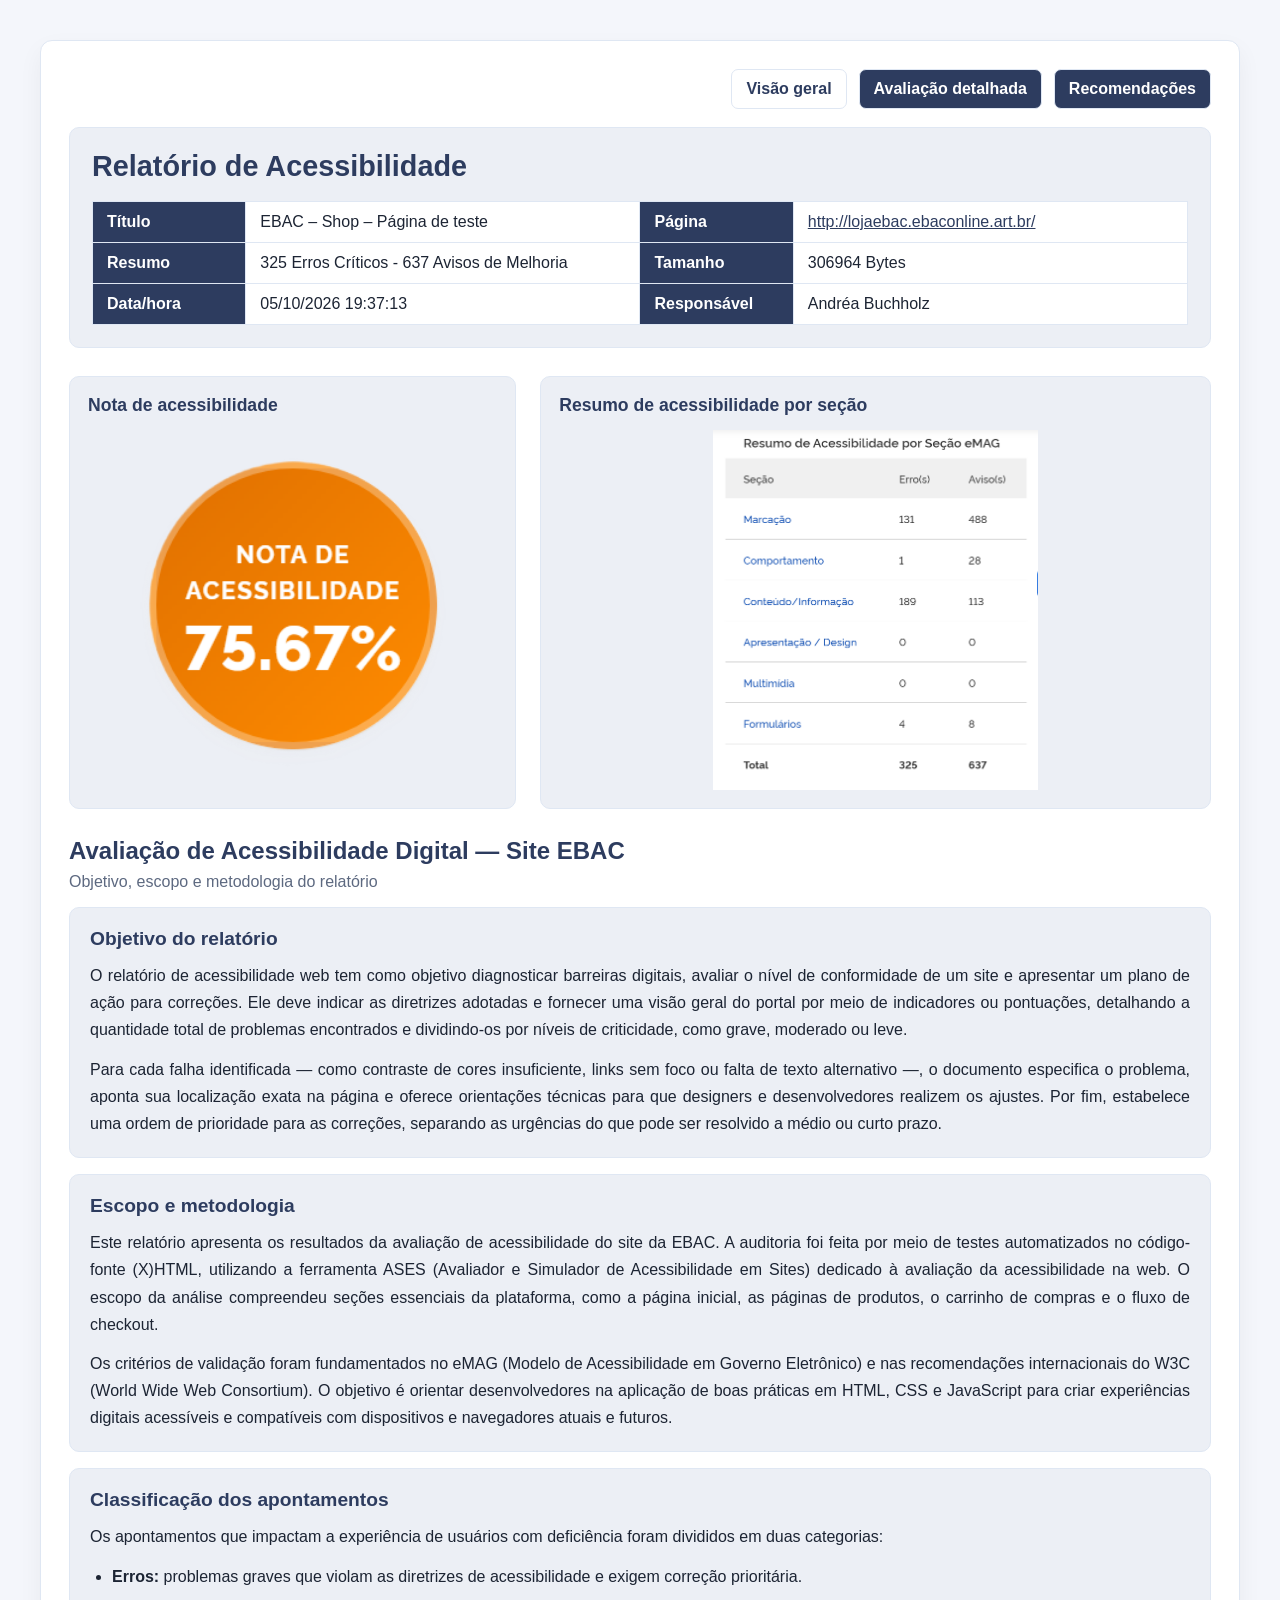
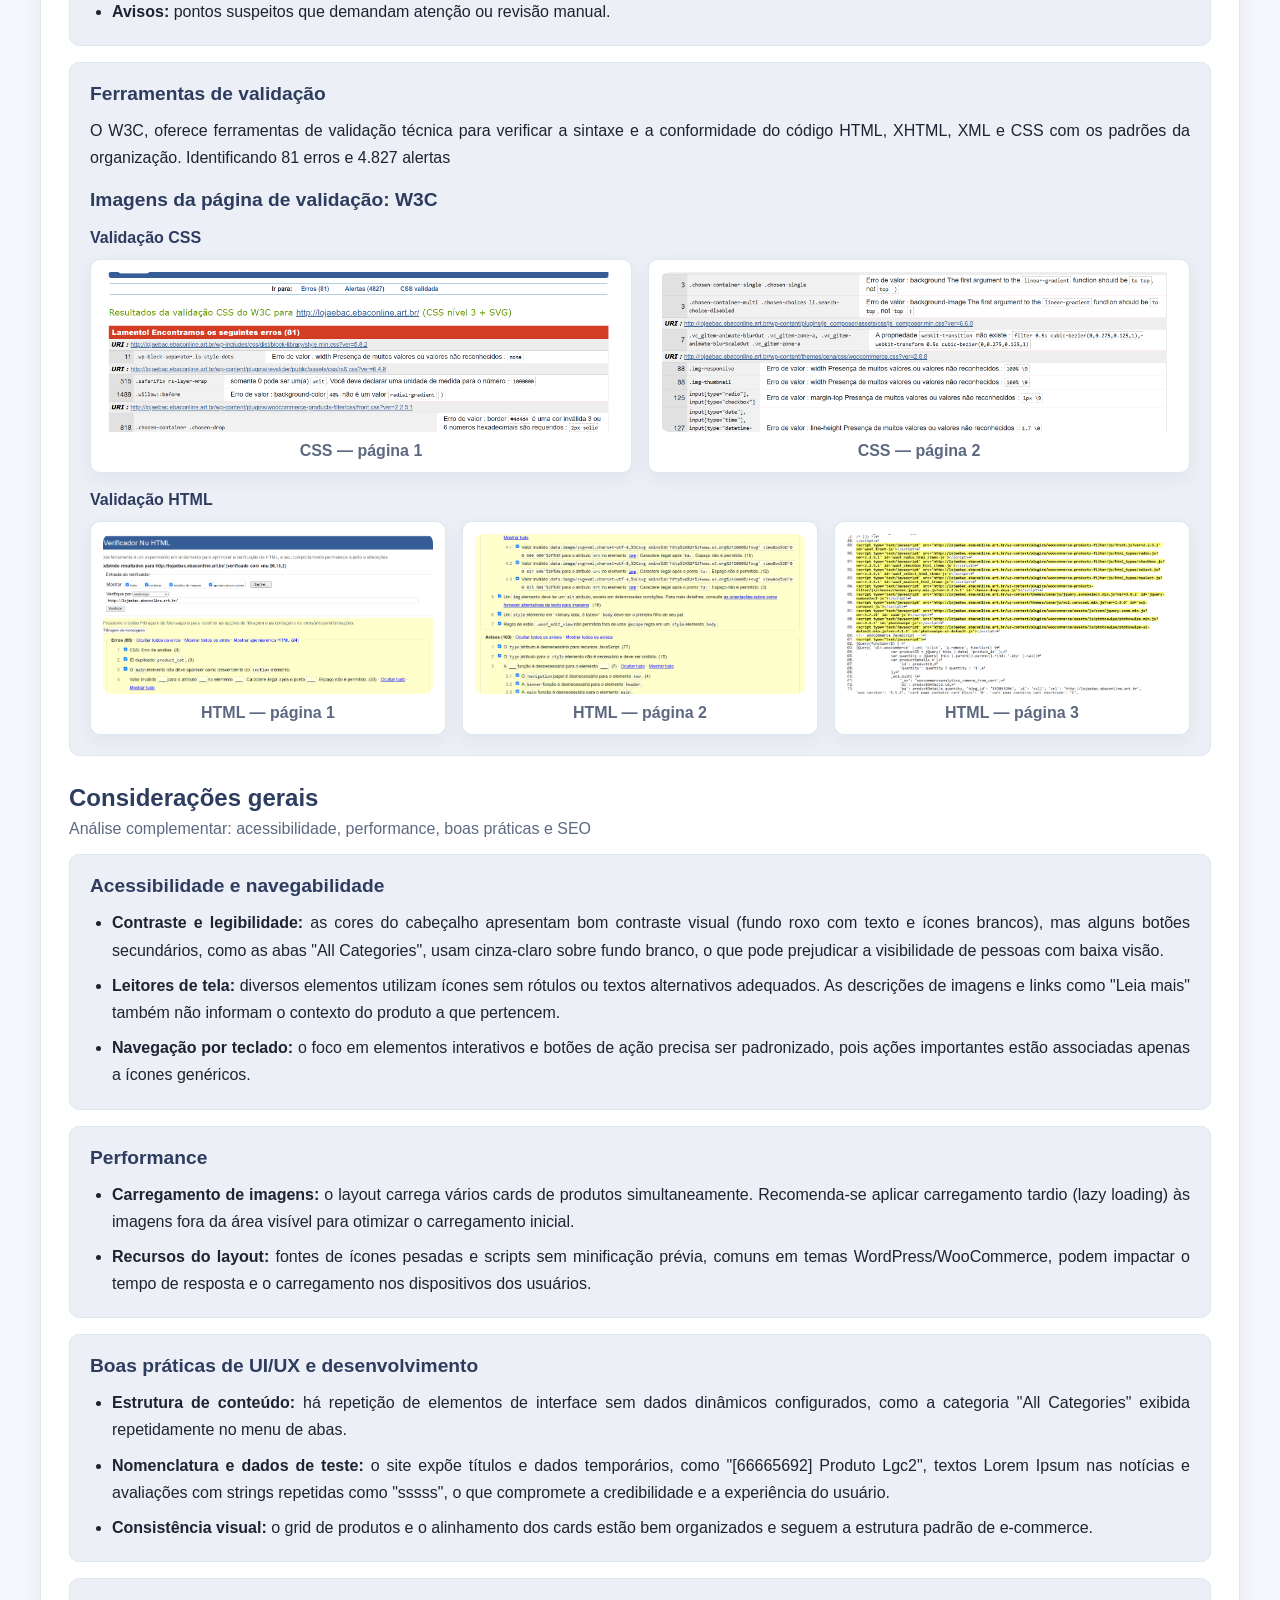
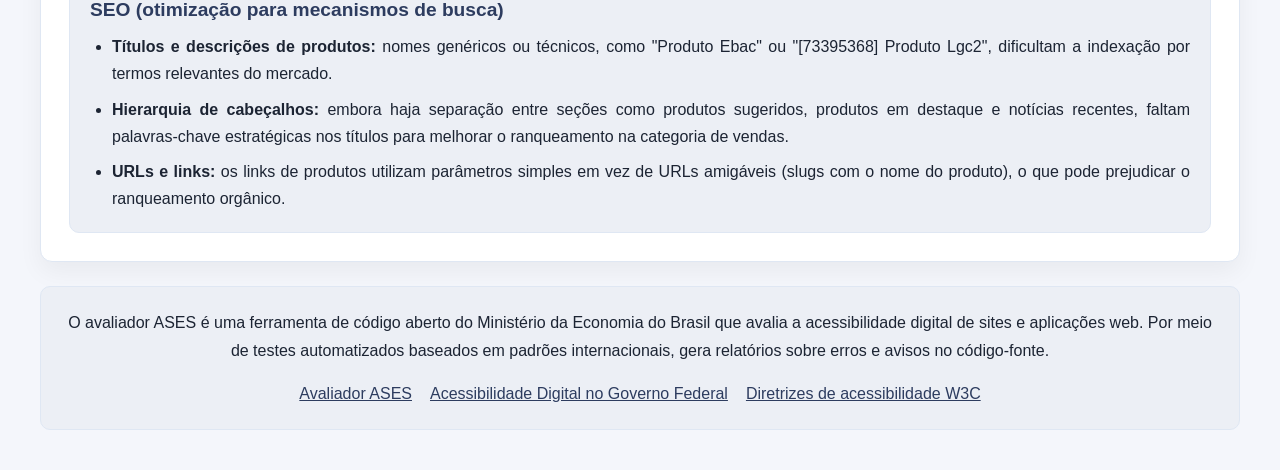
<file: index.html>
<!DOCTYPE html>
<html lang="pt-BR">
    <head>
        <meta charset="utf-8">
        <meta http-equiv="X-UA-Compatible" content="IE=edge">
        <title>Relatório de Acessibilidade EBAC</title>
        <meta name="description" content="Relatório de acessibilidade da loja EBAC.">
        <meta name="viewport" content="width=device-width, initial-scale=1">
        <link rel="stylesheet" href="css/style.css">
        <script src="js/report-header.js" defer></script>
    </head>
    <body>
        <main class="container">
            <report-header current-page="overview"></report-header>

            <section class="visual-summary" aria-label="Nota e resumo da avaliação de acessibilidade">
                <figure class="summary-card score-card">
                    <figcaption>Nota de acessibilidade</figcaption>
                    <img src="imagens/NotaAcessibilidade.png" alt="Nota de acessibilidade: 75,67 por cento, na faixa de 70 a 85 por cento">
                </figure>
                <figure class="summary-card category-card">
                    <figcaption>Resumo de acessibilidade por seção</figcaption>
                    <img src="imagens/Resumo%20acessibilidade%20por%20se%C3%A7%C3%A3o.png" alt="Resumo por seção: Marcação, 131 erros e 488 avisos; Comportamento, 1 erro e 28 avisos; Conteúdo e Informação, 189 erros e 113 avisos; Apresentação e Design, Multimídia sem erros ou avisos; Formulários, 4 erros e 8 avisos; total de 325 erros e 637 avisos">
                </figure>
            </section>
            <section class="overview-content" aria-labelledby="overview-title">
                <h2 id="overview-title">Avaliação de Acessibilidade Digital — Site EBAC</h2>
                <p class="subtitulo">Objetivo, escopo e metodologia do relatório</p>

                <div class="overview-card">
                    <h3>Objetivo do relatório</h3>
                    <p>O relatório de acessibilidade web tem como objetivo diagnosticar barreiras digitais, avaliar o nível de conformidade de um site e apresentar um plano de ação para correções. Ele deve indicar as diretrizes adotadas e fornecer uma visão geral do portal por meio de indicadores ou pontuações, detalhando a quantidade total de problemas encontrados e dividindo-os por níveis de criticidade, como grave, moderado ou leve.</p>
                    <p>Para cada falha identificada — como contraste de cores insuficiente, links sem foco ou falta de texto alternativo —, o documento especifica o problema, aponta sua localização exata na página e oferece orientações técnicas para que designers e desenvolvedores realizem os ajustes. Por fim, estabelece uma ordem de prioridade para as correções, separando as urgências do que pode ser resolvido a médio ou curto prazo.</p>
                </div>

                <div class="overview-card">
                    <h3>Escopo e metodologia</h3>
                    <p>Este relatório apresenta os resultados da avaliação de acessibilidade do site da EBAC. A auditoria foi feita por meio de testes automatizados no código-fonte (X)HTML, utilizando a ferramenta ASES (Avaliador e Simulador de Acessibilidade em Sites) dedicado à avaliação da acessibilidade na web. O escopo da análise compreendeu seções essenciais da plataforma, como a página inicial, as páginas de produtos, o carrinho de compras e o fluxo de checkout.</p>
                    <p>Os critérios de validação foram fundamentados no eMAG (Modelo de Acessibilidade em Governo Eletrônico) e nas recomendações internacionais do W3C (World Wide Web Consortium). O objetivo é orientar desenvolvedores na aplicação de boas práticas em HTML, CSS e JavaScript para criar experiências digitais acessíveis e compatíveis com dispositivos e navegadores atuais e futuros.</p>
                </div>

                <div class="overview-card">
                    <h3>Classificação dos apontamentos</h3>
                    <p>Os apontamentos que impactam a experiência de usuários com deficiência foram divididos em duas categorias:</p>
                    <ul class="finding-types">
                        <li><strong>Erros:</strong> problemas graves que violam as diretrizes de acessibilidade e exigem correção prioritária.</li>
                        <li><strong>Avisos:</strong> pontos suspeitos que demandam atenção ou revisão manual.</li>
                    </ul>
                </div>

                <div class="overview-card">
                    <h3>Ferramentas de validação</h3>
                    <p>O W3C,  oferece ferramentas de validação técnica para verificar a sintaxe e a conformidade do código HTML, XHTML, XML e CSS com os padrões da organização. Identificando 81 erros e 4.827 alertas </p>
                    <div class="w3c-images" aria-label="Evidências de validação W3C">
                        <h4>Imagens da página de validação: W3C</h4>
                        <h5 class="evidence-group-title">Validação CSS</h5>
                        <div class="thumbnail-grid css-evidence-grid">
                            <figure class="thumbnail-card">
                                <a href="imagens/w3c_1.png" target="_blank" rel="noopener" aria-label="Abrir evidência de validação CSS — página 1 em tamanho real">
                                    <img src="imagens/w3c_1.png" alt="Validação primeira página CSS - W3C">
                                </a>
                                <figcaption>CSS — página 1</figcaption>
                            </figure>
                            <figure class="thumbnail-card">
                                <a href="imagens/w3c_2.png" target="_blank" rel="noopener" aria-label="Abrir evidência de validação CSS — página 2 em tamanho real">
                                    <img src="imagens/w3c_2.png" alt="Validação segunda página CSS - W3C">
                                </a>
                                <figcaption>CSS — página 2</figcaption>
                            </figure>
                        </div>
                        <h5 class="evidence-group-title">Validação HTML</h5>
                        <div class="thumbnail-grid html-evidence-grid">
                            <figure class="thumbnail-card">
                                <a href="imagens/w3c_3.png" target="_blank" rel="noopener" aria-label="Abrir evidência de validação HTML — página 1 em tamanho real">
                                    <img src="imagens/w3c_3.png" alt="Validação primeira página HTML - W3C">
                                </a>
                                <figcaption>HTML — página 1</figcaption>
                            </figure>
                            <figure class="thumbnail-card">
                                <a href="imagens/w3c_4.png" target="_blank" rel="noopener" aria-label="Abrir evidência de validação HTML — página 2 em tamanho real">
                                    <img src="imagens/w3c_4.png" alt="Validação segunda página HTML - W3C">
                                </a>
                                <figcaption>HTML — página 2</figcaption>
                            </figure>
                            <figure class="thumbnail-card">
                                <a href="imagens/w3c_5.png" target="_blank" rel="noopener" aria-label="Abrir evidência de validação HTML — página 3 em tamanho real">
                                    <img src="imagens/w3c_5.png" alt="Validação terceira página HTML - W3C">
                                </a>
                                <figcaption>HTML — página 3</figcaption>
                            </figure>
                        </div>
                    </div>
                </div>
            </section>
            <section class="overview-content" aria-labelledby="general-considerations-title">
                <h2 id="general-considerations-title">Considerações gerais</h2>
                <p class="subtitulo">Análise complementar: acessibilidade, performance, boas práticas e SEO</p>

                <div class="overview-card">
                    <h3>Acessibilidade e navegabilidade</h3>
                    <ul class="finding-types">
                        <li><strong>Contraste e legibilidade:</strong> as cores do cabeçalho apresentam bom contraste visual (fundo roxo com texto e ícones brancos), mas alguns botões secundários, como as abas "All Categories", usam cinza-claro sobre fundo branco, o que pode prejudicar a visibilidade de pessoas com baixa visão.</li>
                        <li><strong>Leitores de tela:</strong> diversos elementos utilizam ícones sem rótulos ou textos alternativos adequados. As descrições de imagens e links como "Leia mais" também não informam o contexto do produto a que pertencem.</li>
                        <li><strong>Navegação por teclado:</strong> o foco em elementos interativos e botões de ação precisa ser padronizado, pois ações importantes estão associadas apenas a ícones genéricos.</li>
                    </ul>
                </div>

                <div class="overview-card">
                    <h3>Performance</h3>
                    <ul class="finding-types">
                        <li><strong>Carregamento de imagens:</strong> o layout carrega vários cards de produtos simultaneamente. Recomenda-se aplicar carregamento tardio (lazy loading) às imagens fora da área visível para otimizar o carregamento inicial.</li>
                        <li><strong>Recursos do layout:</strong> fontes de ícones pesadas e scripts sem minificação prévia, comuns em temas WordPress/WooCommerce, podem impactar o tempo de resposta e o carregamento nos dispositivos dos usuários.</li>
                    </ul>
                </div>

                <div class="overview-card">
                    <h3>Boas práticas de UI/UX e desenvolvimento</h3>
                    <ul class="finding-types">
                        <li><strong>Estrutura de conteúdo:</strong> há repetição de elementos de interface sem dados dinâmicos configurados, como a categoria "All Categories" exibida repetidamente no menu de abas.</li>
                        <li><strong>Nomenclatura e dados de teste:</strong> o site expõe títulos e dados temporários, como "[66665692] Produto Lgc2", textos Lorem Ipsum nas notícias e avaliações com strings repetidas como "sssss", o que compromete a credibilidade e a experiência do usuário.</li>
                        <li><strong>Consistência visual:</strong> o grid de produtos e o alinhamento dos cards estão bem organizados e seguem a estrutura padrão de e-commerce.</li>
                    </ul>
                </div>

                <div class="overview-card">
                    <h3>SEO (otimização para mecanismos de busca)</h3>
                    <ul class="finding-types">
                        <li><strong>Títulos e descrições de produtos:</strong> nomes genéricos ou técnicos, como "Produto Ebac" ou "[73395368] Produto Lgc2", dificultam a indexação por termos relevantes do mercado.</li>
                        <li><strong>Hierarquia de cabeçalhos:</strong> embora haja separação entre seções como produtos sugeridos, produtos em destaque e notícias recentes, faltam palavras-chave estratégicas nos títulos para melhorar o ranqueamento na categoria de vendas.</li>
                        <li><strong>URLs e links:</strong> os links de produtos utilizam parâmetros simples em vez de URLs amigáveis (slugs com o nome do produto), o que pode prejudicar o ranqueamento orgânico.</li>
                    </ul>
                </div>
            </section>
        </main>
        <report-footer></report-footer>
    </body>
</html>
</file>
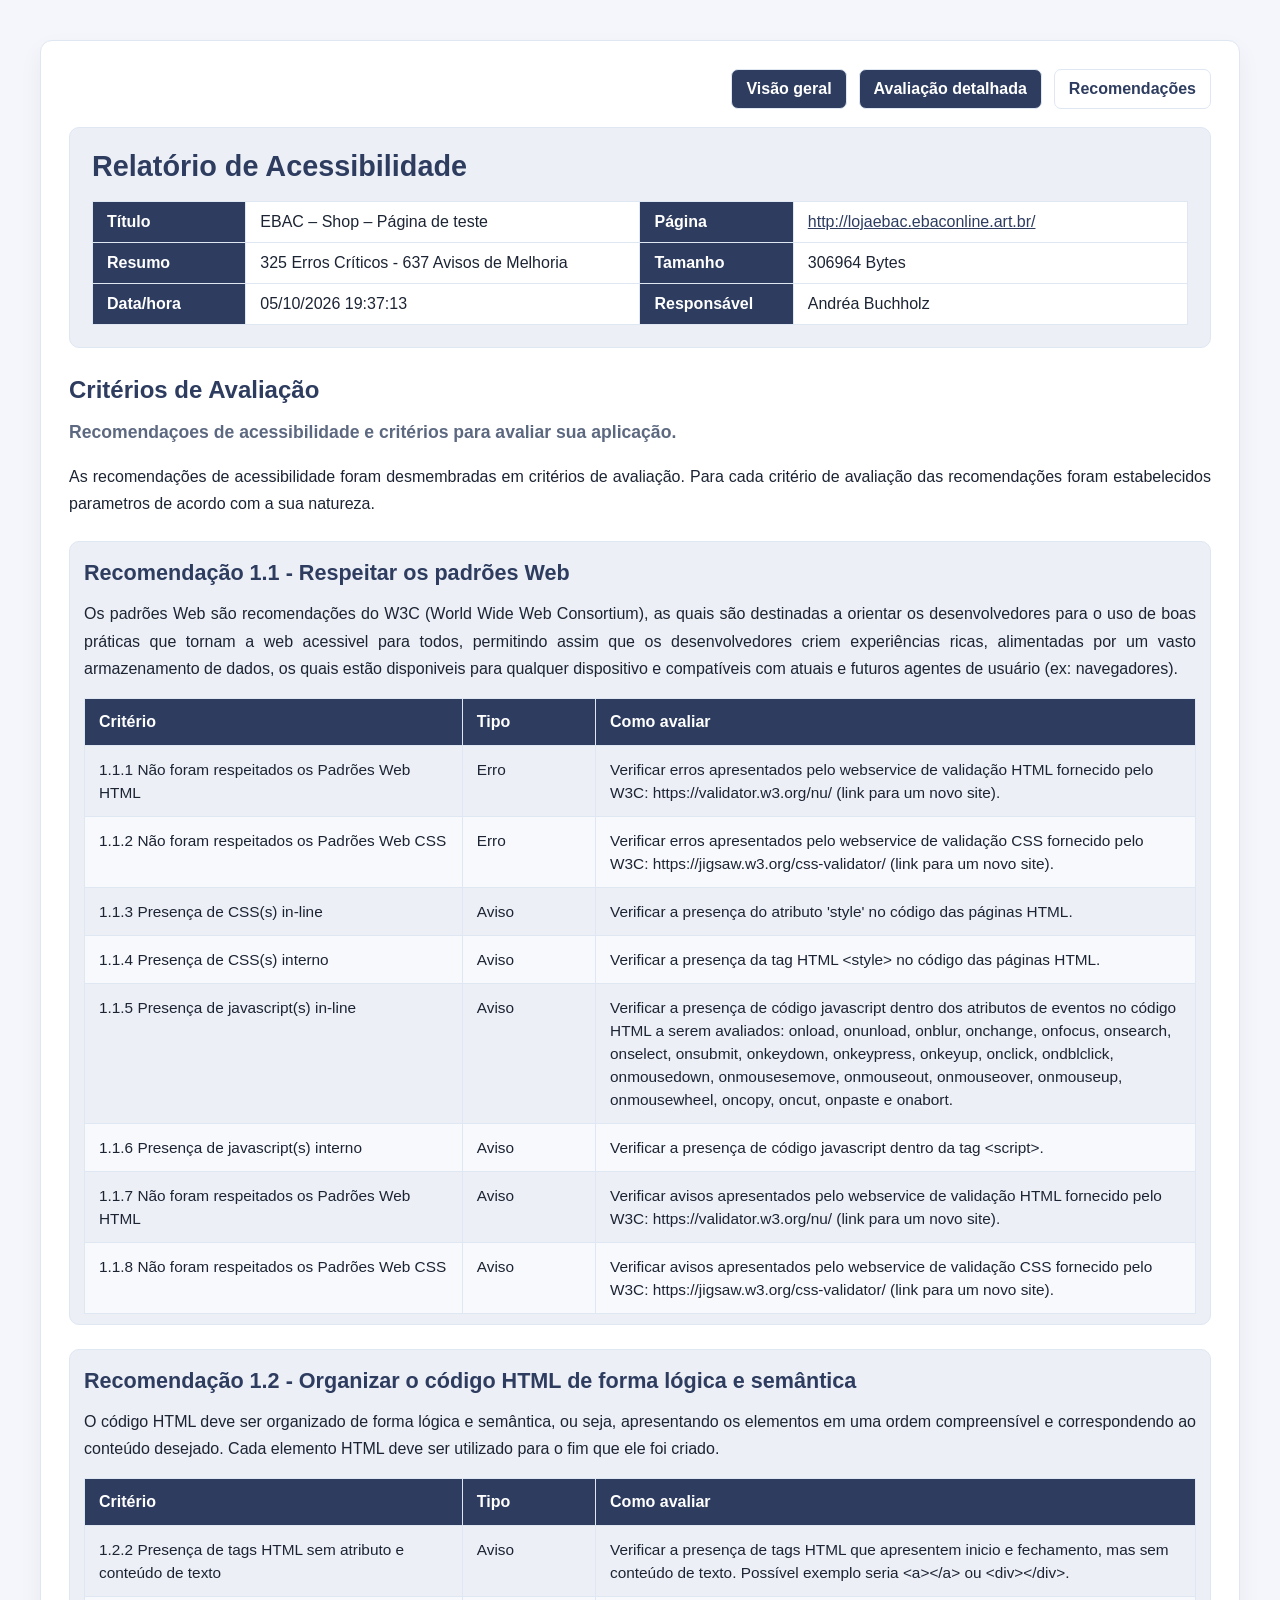
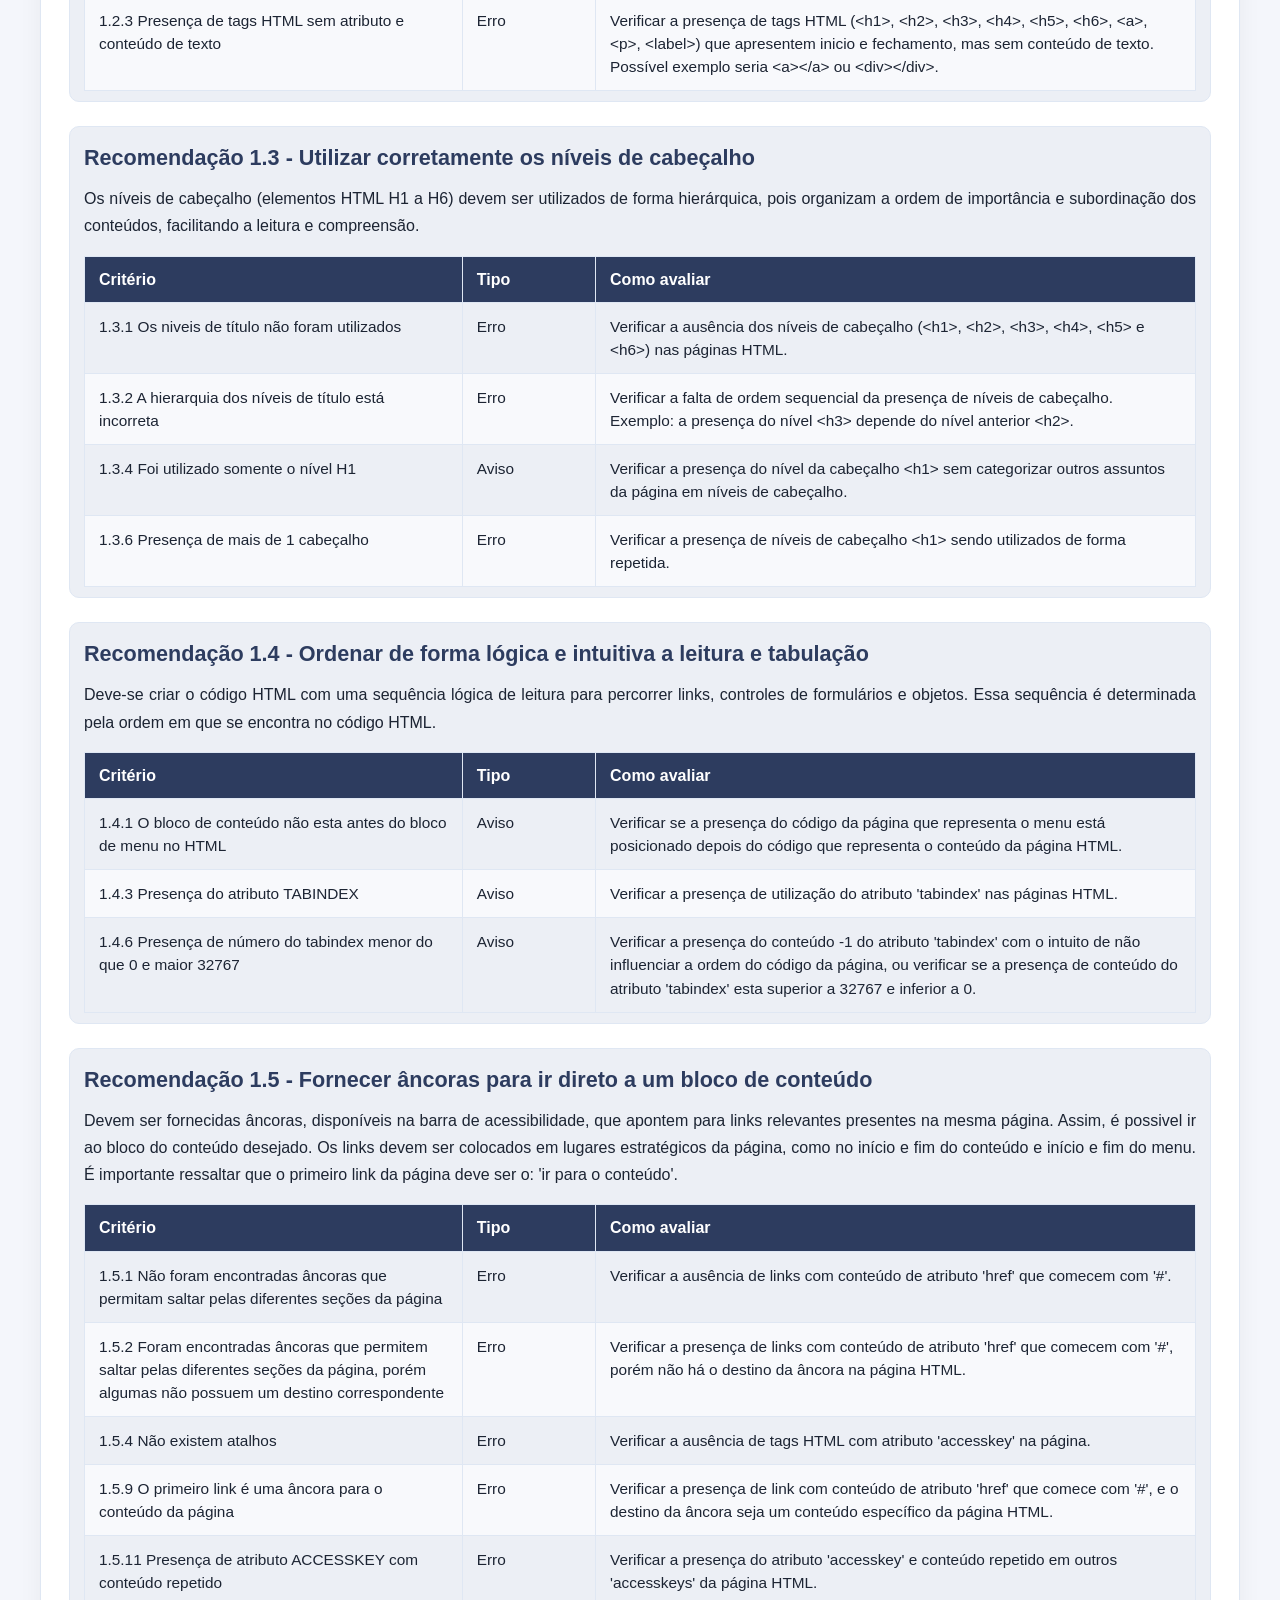
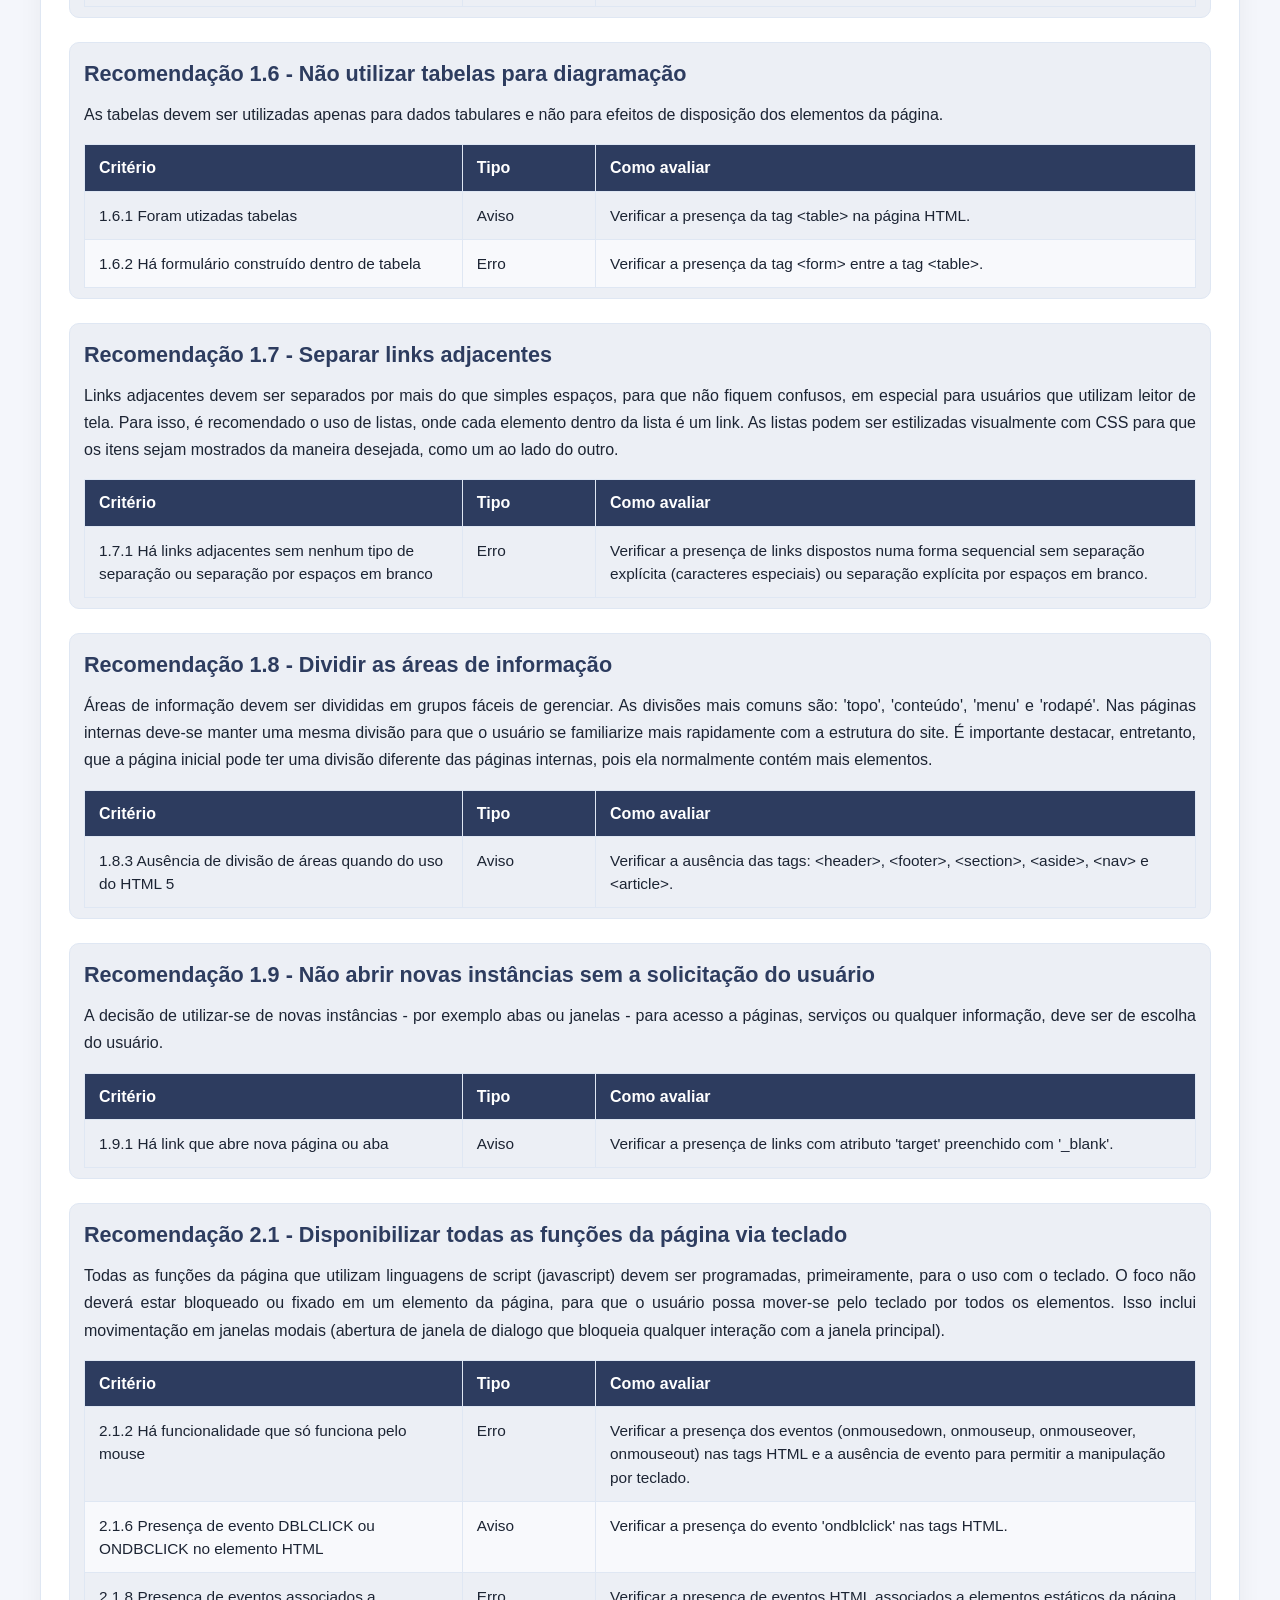
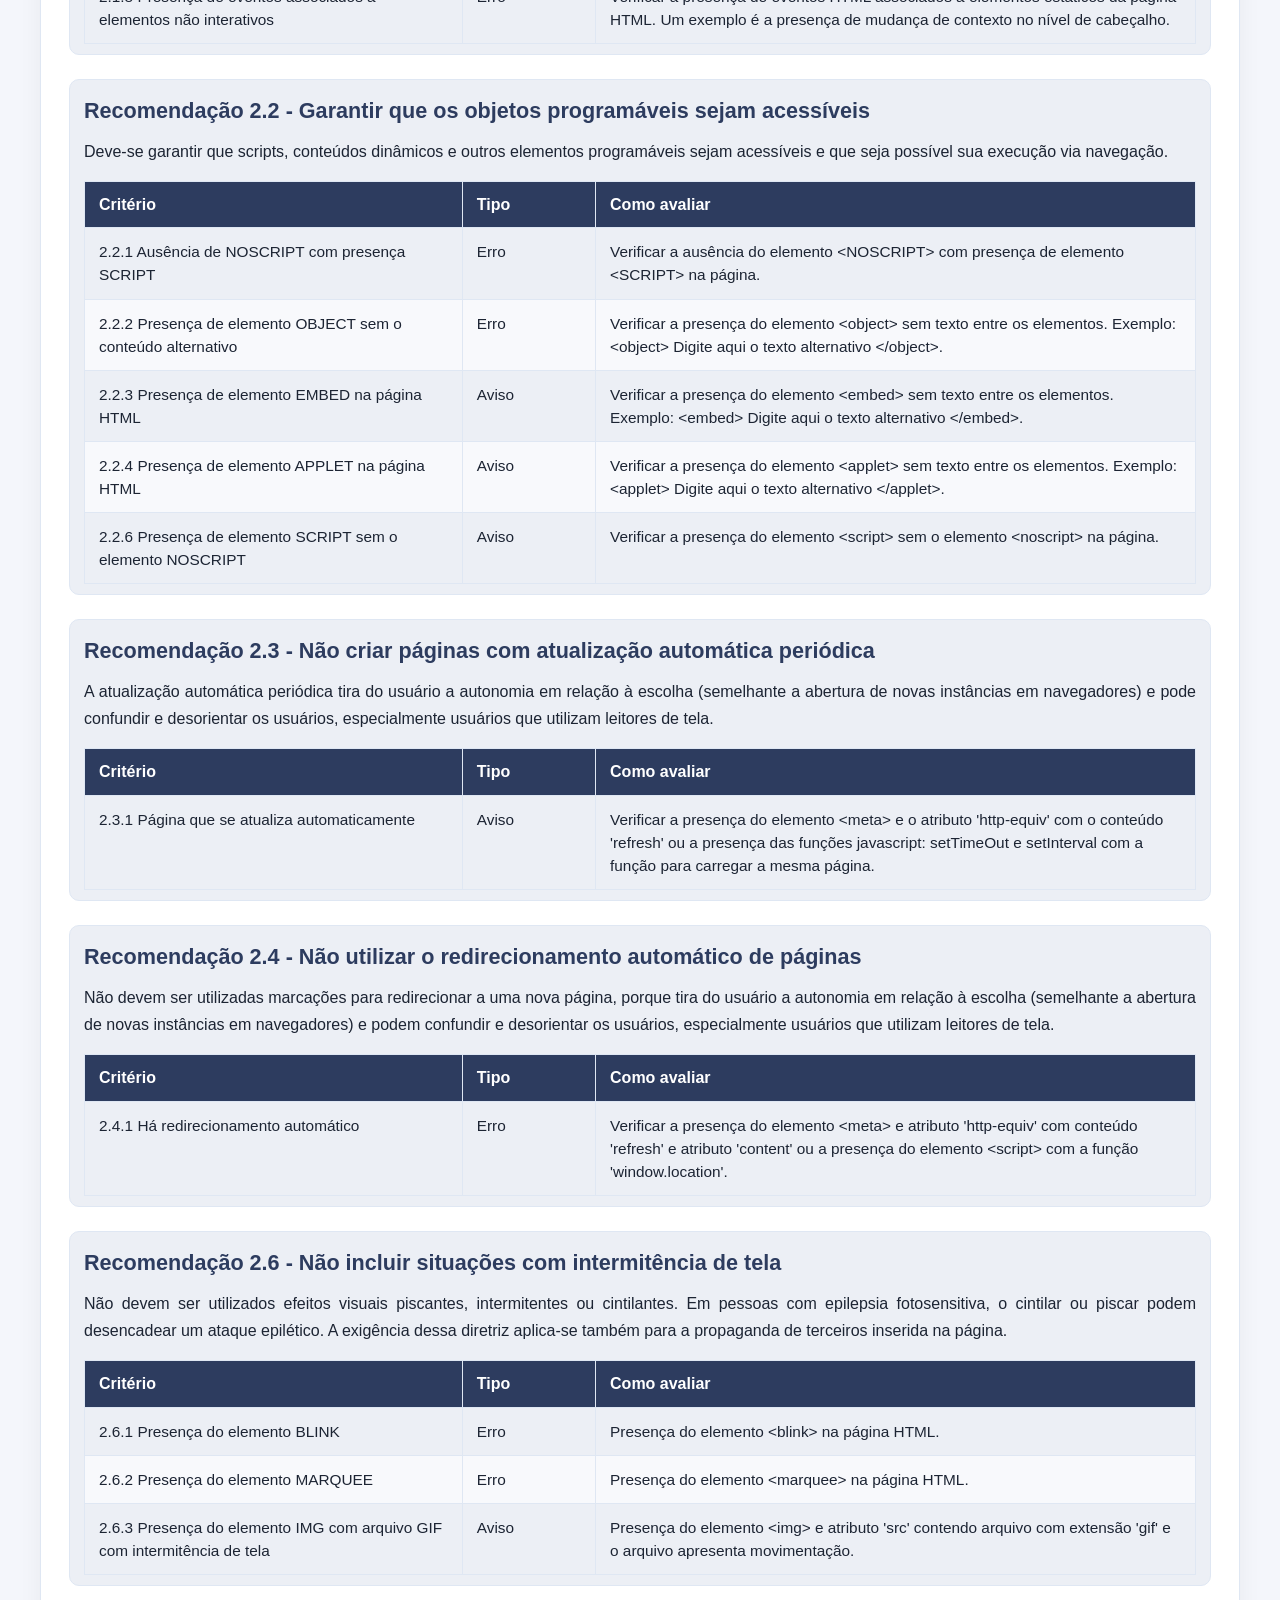
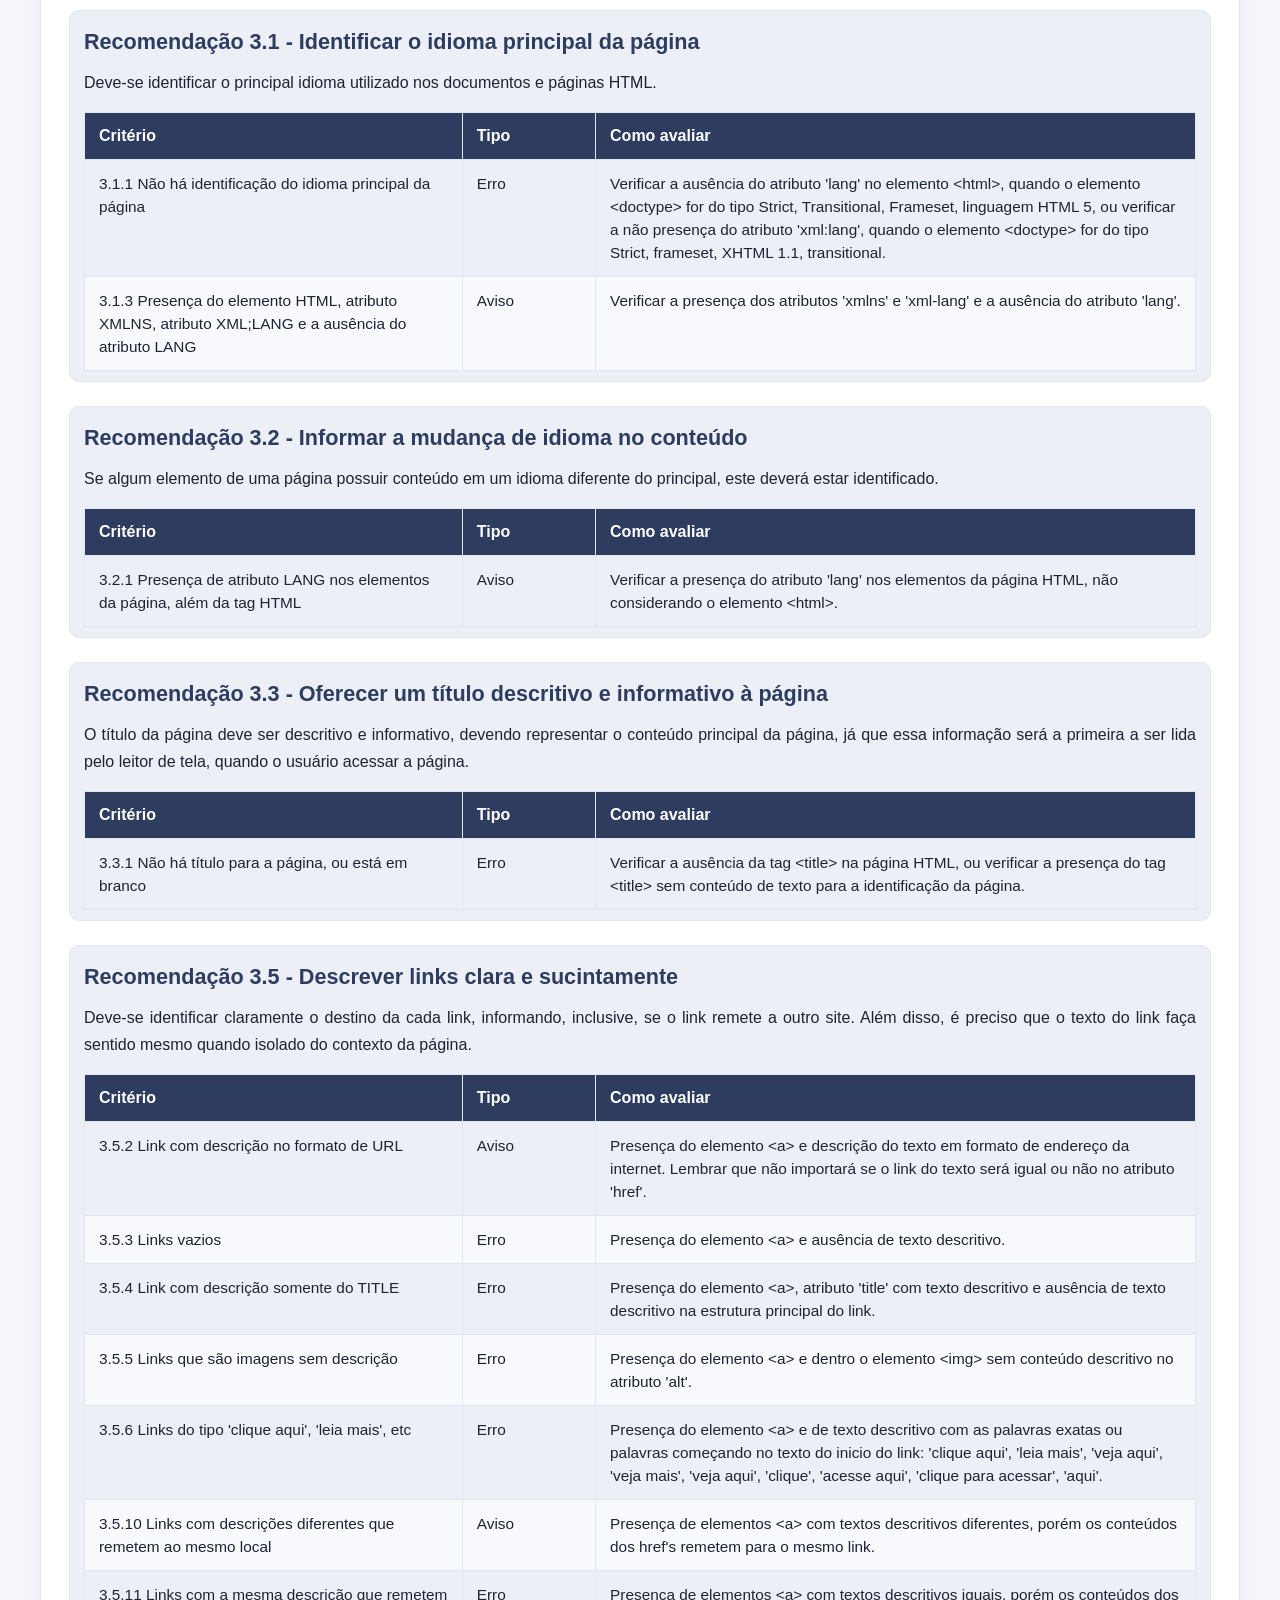
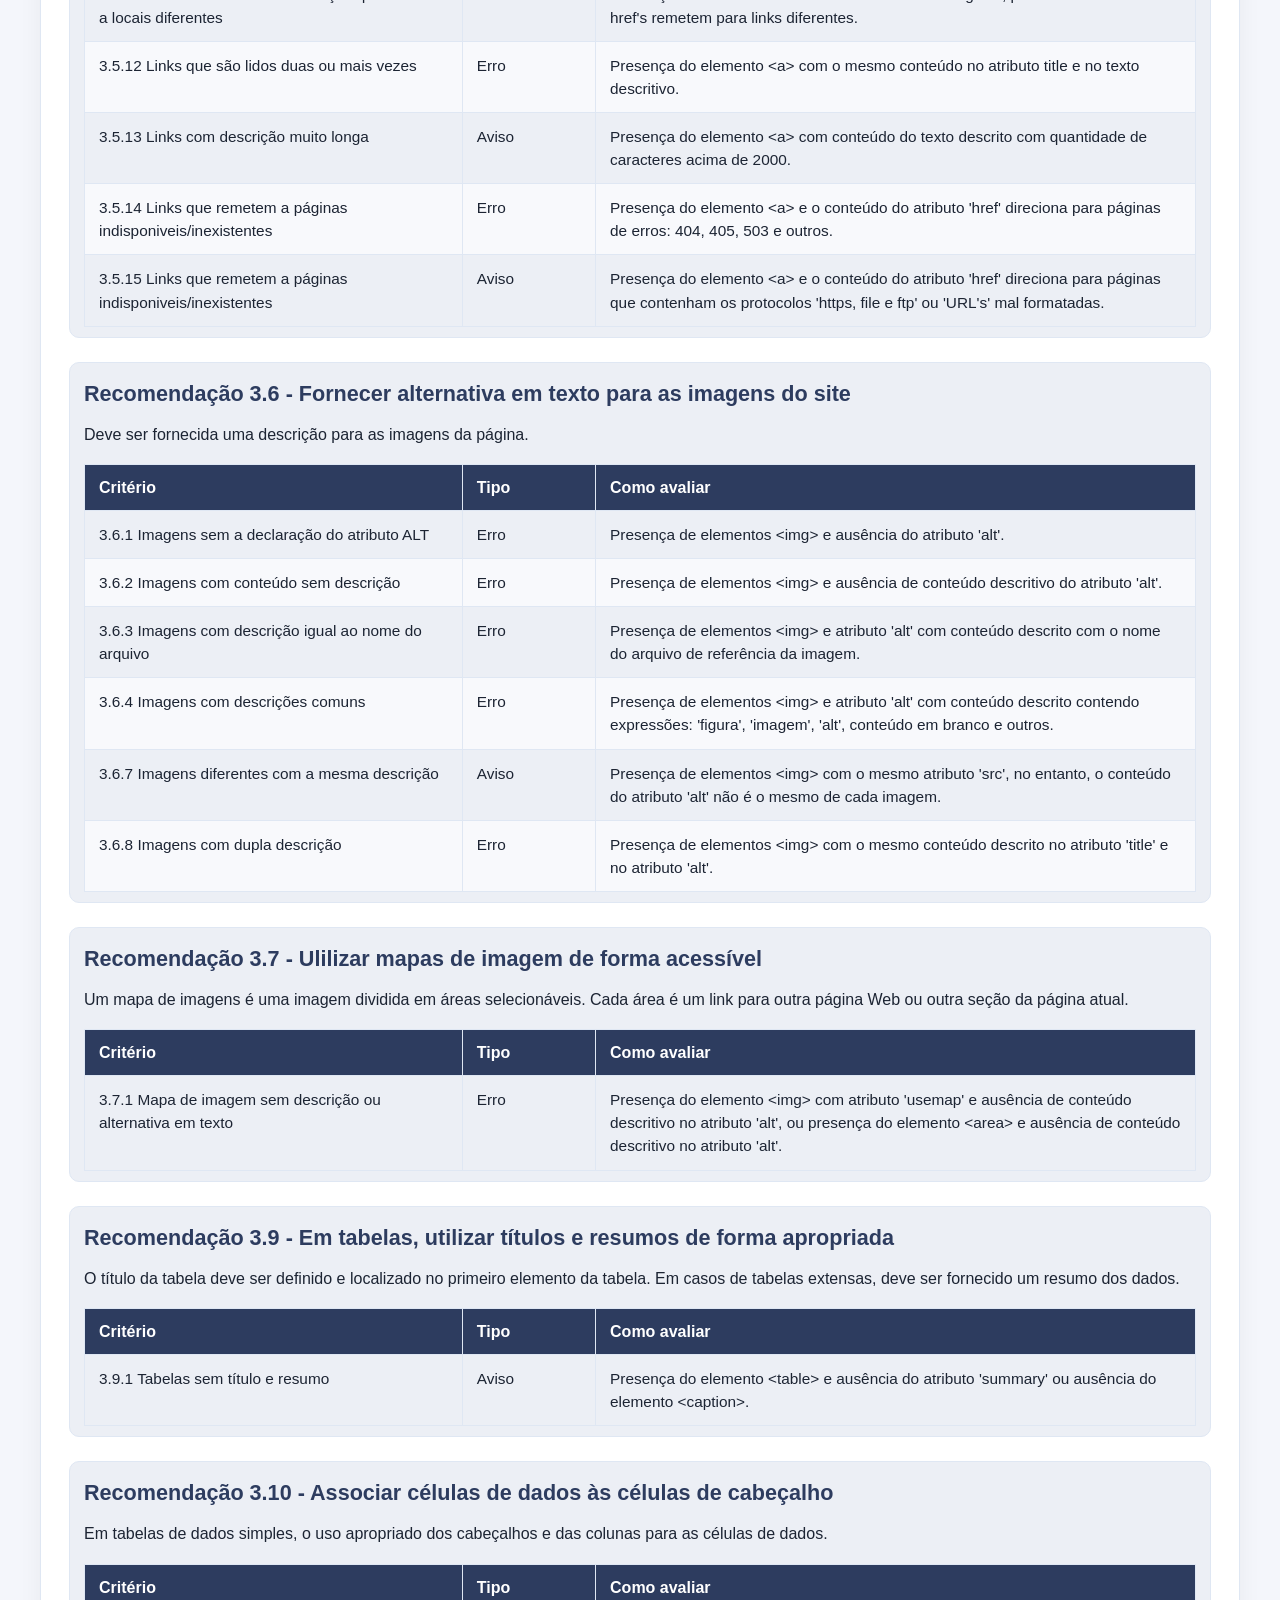
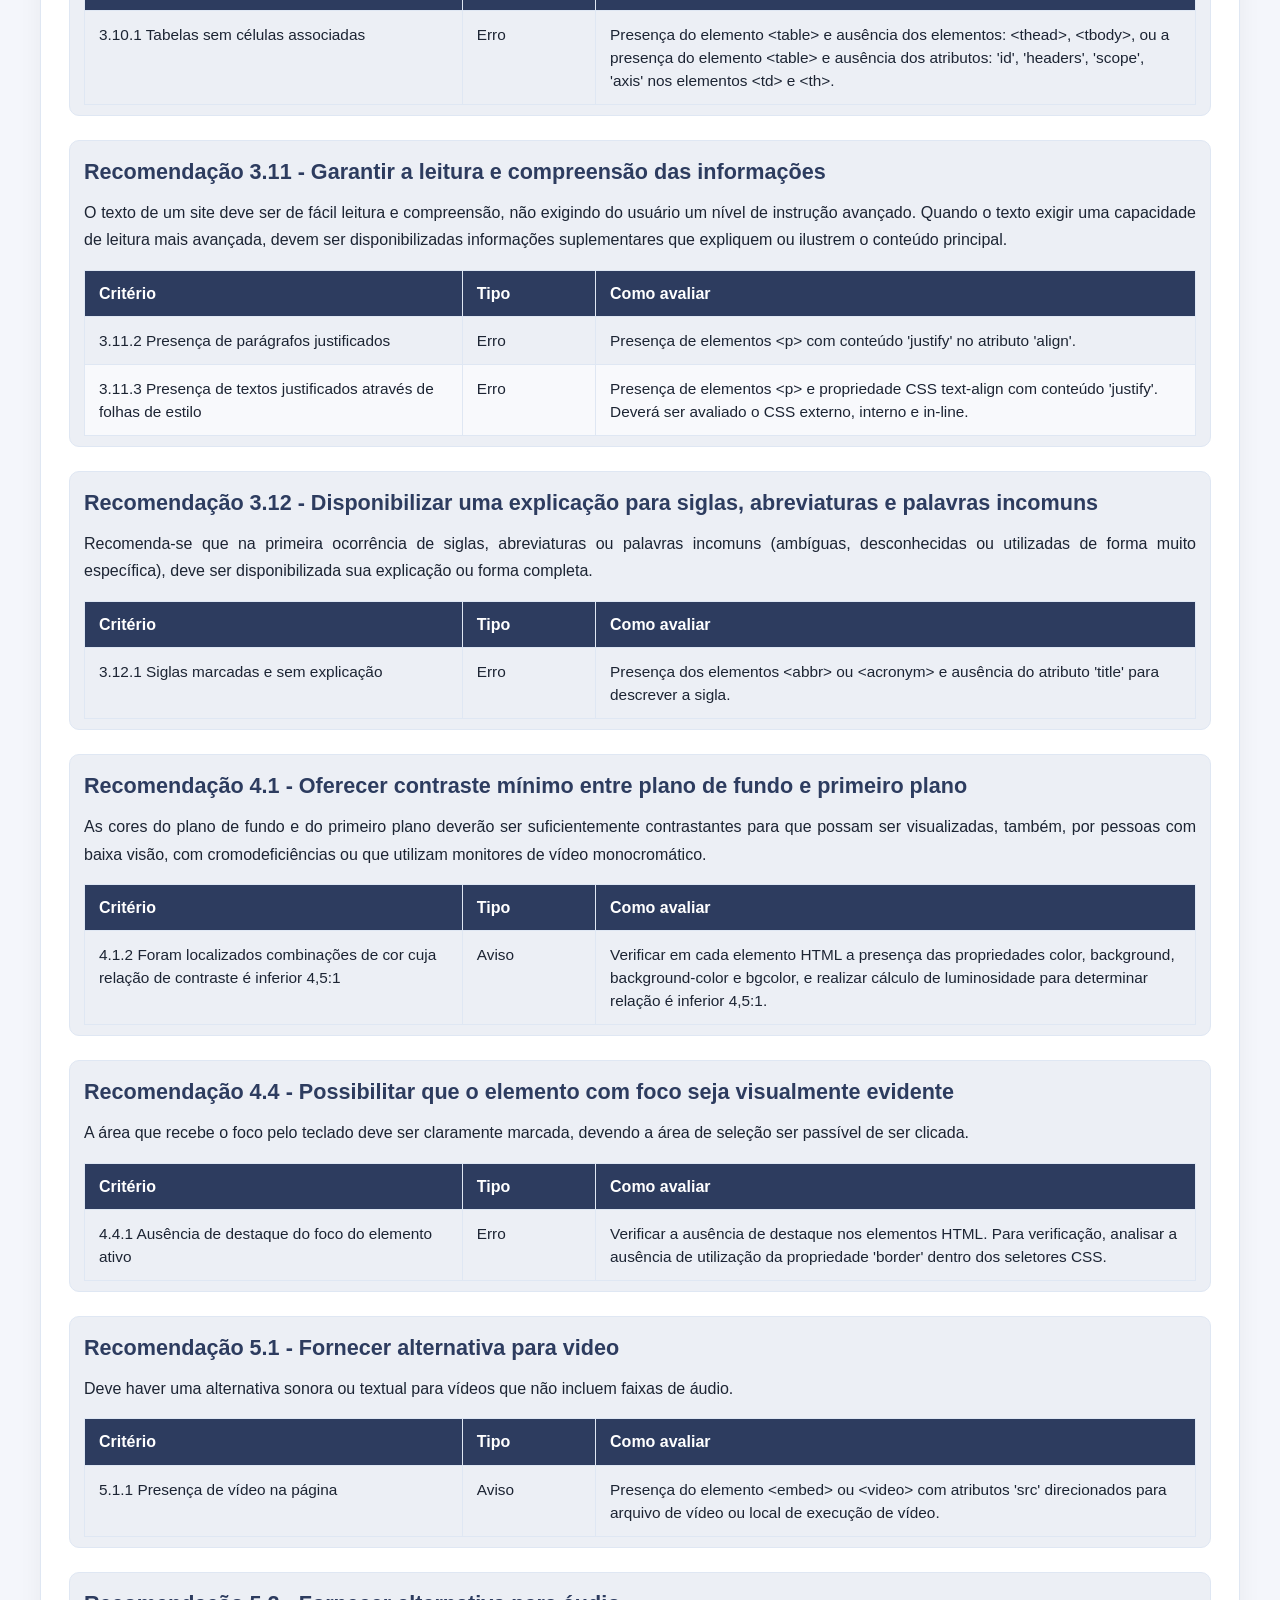
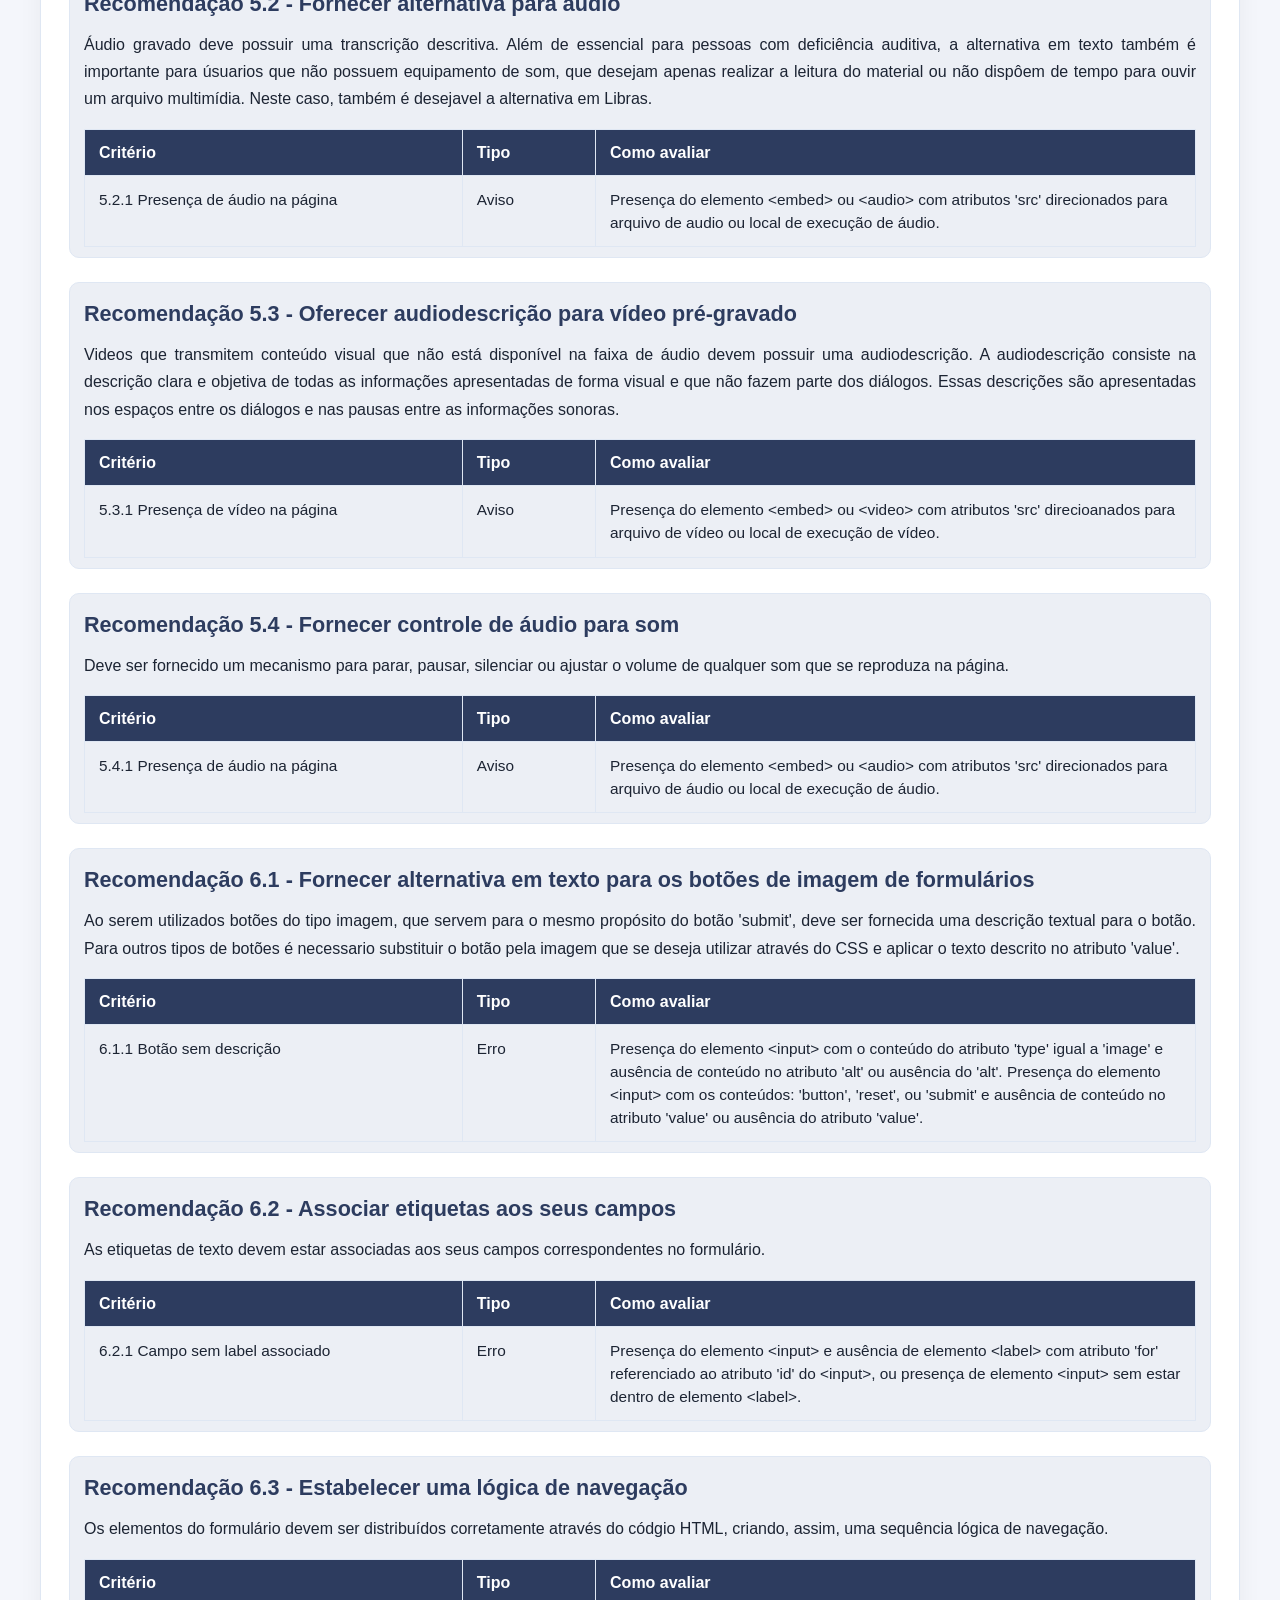
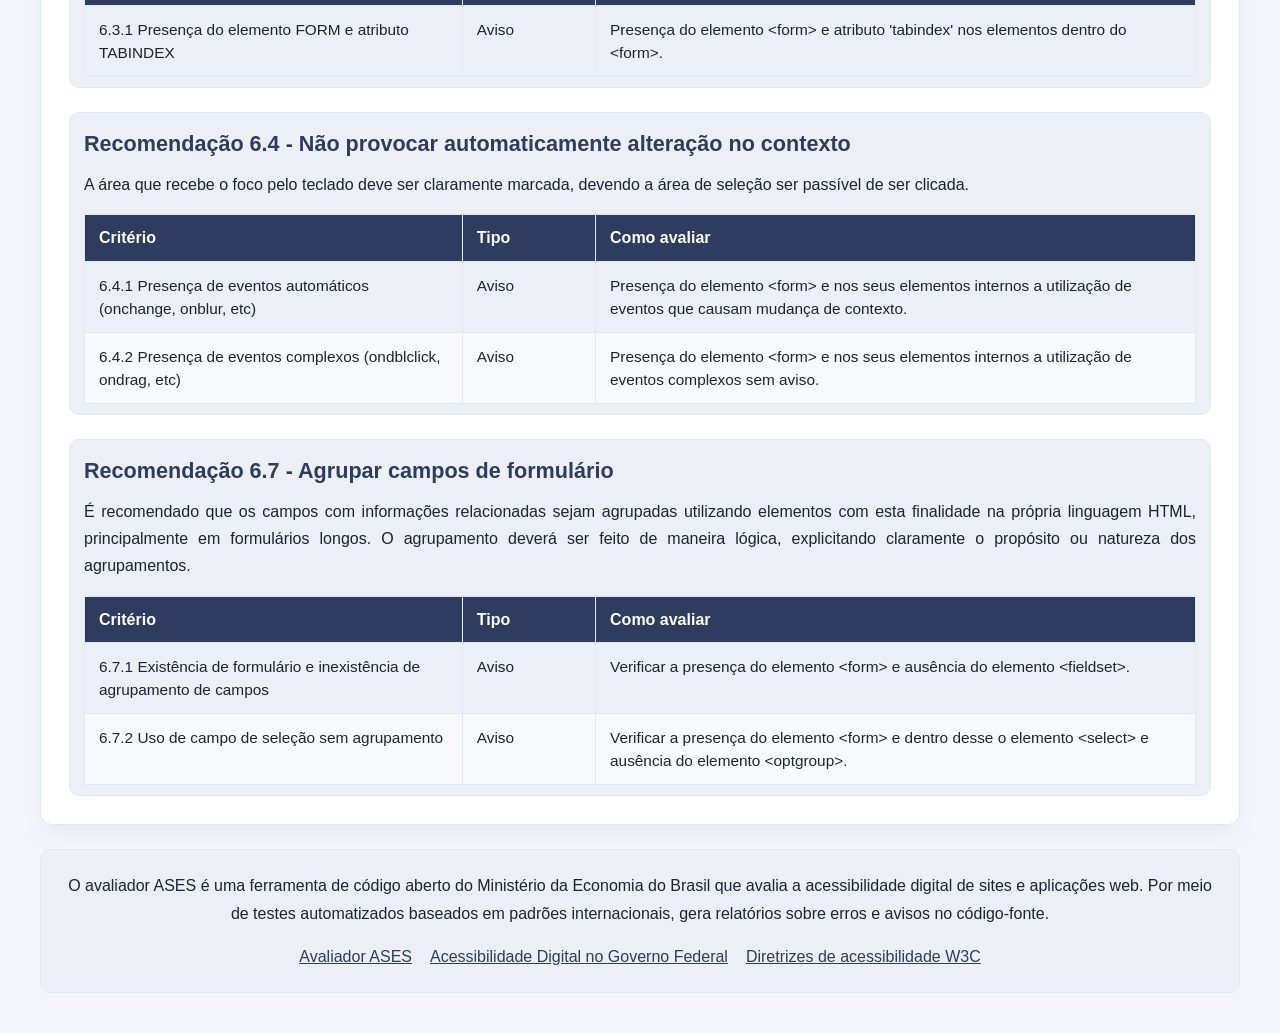
<file: orienta.html>
<!DOCTYPE html>
<html lang="pt-BR">
  <head>
    <meta charset="UTF-8" />
    <meta name="viewport" content="width=device-width, initial-scale=1.0" />
    <title>Relatório de Acessibilidade EBAC —  Recomendações </title>
    <meta name="description" content="Critérios e recomendações para avaliação de acessibilidade do site EBAC." />
    <link rel="stylesheet" href="css/style.css" />
    <link rel="stylesheet" href="css/tabela.css" />
    <script src="js/report-header.js" defer></script>
  </head>
  <body>
    <main class="container">
      <report-header current-page="orientation"></report-header>
      <h2>Critérios de Avaliação</h2>
      <p class="subtitulo">Recomendaçoes de acessibilidade e critérios para avaliar sua aplicação.</p>
      <p class="recommendation-intro">As recomendações de acessibilidade foram desmembradas em critérios de avaliação. Para cada critério de avaliação das recomendações foram estabelecidos parametros de acordo com a sua natureza.</p>
      <section class="table-block recommendation-block">
        <h3>Recomendação 1.1 - Respeitar os padrões Web</h3>
                <p class="recommendation-text">Os padrões Web são recomendações do W3C (World Wide Web Consortium), as quais são destinadas a orientar os desenvolvedores para o uso de boas práticas que tornam a web acessivel para todos, permitindo assim que os desenvolvedores criem experiências ricas, alimentadas por um vasto armazenamento de dados, os quais estão disponiveis para qualquer dispositivo e compatíveis com atuais e futuros agentes de usuário (ex: navegadores).</p>
        <table class="criteria-table" aria-label="Critérios de avaliação de 1.1 - Respeitar os padrões Web">
          <thead><tr><th scope="col">Critério</th><th scope="col">Tipo</th><th scope="col">Como avaliar</th></tr></thead>
          <tbody>
            <tr><td>1.1.1 Não foram respeitados os Padrões Web HTML</td><td>Erro</td><td>Verificar erros apresentados pelo webservice de validação HTML fornecido pelo W3C: https://validator.w3.org/nu/ (link para um novo site).</td></tr>
            <tr><td>1.1.2 Não foram respeitados os Padrões Web CSS</td><td>Erro</td><td>Verificar erros apresentados pelo webservice de validação CSS fornecido pelo W3C: https://jigsaw.w3.org/css-validator/ (link para um novo site).</td></tr>
            <tr><td>1.1.3 Presença de CSS(s) in-line</td><td>Aviso</td><td>Verificar a presença do atributo 'style' no código das páginas HTML.</td></tr>
            <tr><td>1.1.4 Presença de CSS(s) interno</td><td>Aviso</td><td>Verificar a presença da tag HTML &lt;style&gt; no código das páginas HTML.</td></tr>
            <tr><td>1.1.5 Presença de javascript(s) in-line</td><td>Aviso</td><td>Verificar a presença de código javascript dentro dos atributos de eventos no código HTML a serem avaliados: onload, onunload, onblur, onchange, onfocus, onsearch, onselect, onsubmit, onkeydown, onkeypress, onkeyup, onclick, ondblclick, onmousedown, onmousesemove, onmouseout, onmouseover, onmouseup, onmousewheel, oncopy, oncut, onpaste e onabort.</td></tr>
            <tr><td>1.1.6 Presença de javascript(s) interno</td><td>Aviso</td><td>Verificar a presença de código javascript dentro da tag &lt;script&gt;.</td></tr>
            <tr><td>1.1.7 Não foram respeitados os Padrões Web HTML</td><td>Aviso</td><td>Verificar avisos apresentados pelo webservice de validação HTML fornecido pelo W3C: https://validator.w3.org/nu/ (link para um novo site).</td></tr>
            <tr><td>1.1.8 Não foram respeitados os Padrões Web CSS</td><td>Aviso</td><td>Verificar avisos apresentados pelo webservice de validação CSS fornecido pelo W3C: https://jigsaw.w3.org/css-validator/ (link para um novo site).</td></tr>
          </tbody>
        </table>
      </section>

      <section class="table-block recommendation-block">
        <h3>Recomendação 1.2 - Organizar o código HTML de forma lógica e semântica</h3>
                <p class="recommendation-text">O código HTML deve ser organizado de forma lógica e semântica, ou seja, apresentando os elementos em uma ordem compreensível e correspondendo ao conteúdo desejado. Cada elemento HTML deve ser utilizado para o fim que ele foi criado.</p>
        <table class="criteria-table" aria-label="Critérios de avaliação de 1.2 - Organizar o código HTML de forma lógica e semântica">
          <thead><tr><th scope="col">Critério</th><th scope="col">Tipo</th><th scope="col">Como avaliar</th></tr></thead>
          <tbody>
            <tr><td>1.2.2 Presença de tags HTML sem atributo e conteúdo de texto</td><td>Aviso</td><td>Verificar a presença de tags HTML que apresentem inicio e fechamento, mas sem conteúdo de texto. Possível exemplo seria &lt;a&gt;&lt;/a&gt; ou &lt;div&gt;&lt;/div&gt;.</td></tr>
            <tr><td>1.2.3 Presença de tags HTML sem atributo e conteúdo de texto</td><td>Erro</td><td>Verificar a presença de tags HTML (&lt;h1&gt;, &lt;h2&gt;, &lt;h3&gt;, &lt;h4&gt;, &lt;h5&gt;, &lt;h6&gt;, &lt;a&gt;, &lt;p&gt;, &lt;label&gt;) que apresentem inicio e fechamento, mas sem conteúdo de texto. Possível exemplo seria &lt;a&gt;&lt;/a&gt; ou &lt;div&gt;&lt;/div&gt;.</td></tr>
          </tbody>
        </table>
      </section>

      <section class="table-block recommendation-block">
        <h3>Recomendação 1.3 - Utilizar corretamente os níveis de cabeçalho</h3>
                <p class="recommendation-text">Os níveis de cabeçalho (elementos HTML H1 a H6) devem ser utilizados de forma hierárquica, pois organizam a ordem de importância e subordinação dos conteúdos, facilitando a leitura e compreensão.</p>
        <table class="criteria-table" aria-label="Critérios de avaliação de 1.3 - Utilizar corretamente os níveis de cabeçalho">
          <thead><tr><th scope="col">Critério</th><th scope="col">Tipo</th><th scope="col">Como avaliar</th></tr></thead>
          <tbody>
            <tr><td>1.3.1 Os niveis de título não foram utilizados</td><td>Erro</td><td>Verificar a ausência dos níveis de cabeçalho (&lt;h1&gt;, &lt;h2&gt;, &lt;h3&gt;, &lt;h4&gt;, &lt;h5&gt; e &lt;h6&gt;) nas páginas HTML.</td></tr>
            <tr><td>1.3.2 A hierarquia dos níveis de título está incorreta</td><td>Erro</td><td>Verificar a falta de ordem sequencial da presença de níveis de cabeçalho. Exemplo: a presença do nível &lt;h3&gt; depende do nível anterior &lt;h2&gt;.</td></tr>
            <tr><td>1.3.4 Foi utilizado somente o nível H1</td><td>Aviso</td><td>Verificar a presença do nível da cabeçalho &lt;h1&gt; sem categorizar outros assuntos da página em níveis de cabeçalho.</td></tr>
            <tr><td>1.3.6 Presença de mais de 1 cabeçalho</td><td>Erro</td><td>Verificar a presença de níveis de cabeçalho &lt;h1&gt; sendo utilizados de forma repetida.</td></tr>
          </tbody>
        </table>
      </section>

      <section class="table-block recommendation-block">
        <h3>Recomendação 1.4 - Ordenar de forma lógica e intuitiva a leitura e tabulação</h3>
                <p class="recommendation-text">Deve-se criar o código HTML com uma sequência lógica de leitura para percorrer links, controles de formulários e objetos. Essa sequência é determinada pela ordem em que se encontra no código HTML.</p>
        <table class="criteria-table" aria-label="Critérios de avaliação de 1.4 - Ordenar de forma lógica e intuitiva a leitura e tabulação">
          <thead><tr><th scope="col">Critério</th><th scope="col">Tipo</th><th scope="col">Como avaliar</th></tr></thead>
          <tbody>
            <tr><td>1.4.1 O bloco de conteúdo não esta antes do bloco de menu no HTML</td><td>Aviso</td><td>Verificar se a presença do código da página que representa o menu está posicionado depois do código que representa o conteúdo da página HTML.</td></tr>
            <tr><td>1.4.3 Presença do atributo TABINDEX</td><td>Aviso</td><td>Verificar a presença de utilização do atributo 'tabindex' nas páginas HTML.</td></tr>
            <tr><td>1.4.6 Presença de número do tabindex menor do que 0 e maior 32767</td><td>Aviso</td><td>Verificar a presença do conteúdo -1 do atributo 'tabindex' com o intuito de não influenciar a ordem do código da página, ou verificar se a presença de conteúdo do atributo 'tabindex' esta superior a 32767 e inferior a 0.</td></tr>
          </tbody>
        </table>
      </section>

      <section class="table-block recommendation-block">
        <h3>Recomendação 1.5 - Fornecer âncoras para ir direto a um bloco de conteúdo</h3>
                <p class="recommendation-text">Devem ser fornecidas âncoras, disponíveis na barra de acessibilidade, que apontem para links relevantes presentes na mesma página. Assim, é possivel ir ao bloco do conteúdo desejado. Os links devem ser colocados em lugares estratégicos da página, como no início e fim do conteúdo e início e fim do menu. É importante ressaltar que o primeiro link da página deve ser o: 'ir para o conteúdo'.</p>
        <table class="criteria-table" aria-label="Critérios de avaliação de 1.5 - Fornecer âncoras para ir direto a um bloco de conteúdo">
          <thead><tr><th scope="col">Critério</th><th scope="col">Tipo</th><th scope="col">Como avaliar</th></tr></thead>
          <tbody>
            <tr><td>1.5.1 Não foram encontradas âncoras que permitam saltar pelas diferentes seções da página</td><td>Erro</td><td>Verificar a ausência de links com conteúdo de atributo 'href' que comecem com '#'.</td></tr>
            <tr><td>1.5.2 Foram encontradas âncoras que permitem saltar pelas diferentes seções da página, porém algumas não possuem um destino correspondente</td><td>Erro</td><td>Verificar a presença de links com conteúdo de atributo 'href' que comecem com '#', porém não há o destino da âncora na página HTML.</td></tr>
            <tr><td>1.5.4 Não existem atalhos</td><td>Erro</td><td>Verificar a ausência de tags HTML com atributo 'accesskey' na página.</td></tr>
            <tr><td>1.5.9 O primeiro link é uma âncora para o conteúdo da página</td><td>Erro</td><td>Verificar a presença de link com conteúdo de atributo 'href' que comece com '#', e o destino da âncora seja um conteúdo específico da página HTML.</td></tr>
            <tr><td>1.5.11 Presença de atributo ACCESSKEY com conteúdo repetido</td><td>Erro</td><td>Verificar a presença do atributo 'accesskey' e conteúdo repetido em outros 'accesskeys' da página HTML.</td></tr>
          </tbody>
        </table>
      </section>

      <section class="table-block recommendation-block">
        <h3>Recomendação 1.6 - Não utilizar tabelas para diagramação</h3>
                <p class="recommendation-text">As tabelas devem ser utilizadas apenas para dados tabulares e não para efeitos de disposição dos elementos da página.</p>
        <table class="criteria-table" aria-label="Critérios de avaliação de 1.6 - Não utilizar tabelas para diagramação">
          <thead><tr><th scope="col">Critério</th><th scope="col">Tipo</th><th scope="col">Como avaliar</th></tr></thead>
          <tbody>
            <tr><td>1.6.1 Foram utizadas tabelas</td><td>Aviso</td><td>Verificar a presença da tag &lt;table&gt; na página HTML.</td></tr>
            <tr><td>1.6.2 Há formulário construído dentro de tabela</td><td>Erro</td><td>Verificar a presença da tag &lt;form&gt; entre a tag &lt;table&gt;.</td></tr>
          </tbody>
        </table>
      </section>

      <section class="table-block recommendation-block">
        <h3>Recomendação 1.7 - Separar links adjacentes</h3>
                <p class="recommendation-text">Links adjacentes devem ser separados por mais do que simples espaços, para que não fiquem confusos, em especial para usuários que utilizam leitor de tela. Para isso, é recomendado o uso de listas, onde cada elemento dentro da lista é um link. As listas podem ser estilizadas visualmente com CSS para que os itens sejam mostrados da maneira desejada, como um ao lado do outro.</p>
        <table class="criteria-table" aria-label="Critérios de avaliação de 1.7 - Separar links adjacentes">
          <thead><tr><th scope="col">Critério</th><th scope="col">Tipo</th><th scope="col">Como avaliar</th></tr></thead>
          <tbody>
            <tr><td>1.7.1 Há links adjacentes sem nenhum tipo de separação ou separação por espaços em branco</td><td>Erro</td><td>Verificar a presença de links dispostos numa forma sequencial sem separação explícita (caracteres especiais) ou separação explícita por espaços em branco.</td></tr>
          </tbody>
        </table>
      </section>

      <section class="table-block recommendation-block">
        <h3>Recomendação 1.8 - Dividir as áreas de informação</h3>
                <p class="recommendation-text">Áreas de informação devem ser divididas em grupos fáceis de gerenciar. As divisões mais comuns são: 'topo', 'conteúdo', 'menu' e 'rodapé'. Nas páginas internas deve-se manter uma mesma divisão para que o usuário se familiarize mais rapidamente com a estrutura do site. É importante destacar, entretanto, que a página inicial pode ter uma divisão diferente das páginas internas, pois ela normalmente contém mais elementos.</p>
        <table class="criteria-table" aria-label="Critérios de avaliação de 1.8 - Dividir as áreas de informação">
          <thead><tr><th scope="col">Critério</th><th scope="col">Tipo</th><th scope="col">Como avaliar</th></tr></thead>
          <tbody>
            <tr><td>1.8.3 Ausência de divisão de áreas quando do uso do HTML 5</td><td>Aviso</td><td>Verificar a ausência das tags: &lt;header&gt;, &lt;footer&gt;, &lt;section&gt;, &lt;aside&gt;, &lt;nav&gt; e &lt;article&gt;.</td></tr>
          </tbody>
        </table>
      </section>

      <section class="table-block recommendation-block">
        <h3>Recomendação 1.9 - Não abrir novas instâncias sem a solicitação do usuário</h3>
                <p class="recommendation-text">A decisão de utilizar-se de novas instâncias - por exemplo abas ou janelas - para acesso a páginas, serviços ou qualquer informação, deve ser de escolha do usuário.</p>
        <table class="criteria-table" aria-label="Critérios de avaliação de 1.9 - Não abrir novas instâncias sem a solicitação do usuário">
          <thead><tr><th scope="col">Critério</th><th scope="col">Tipo</th><th scope="col">Como avaliar</th></tr></thead>
          <tbody>
            <tr><td>1.9.1 Há link que abre nova página ou aba</td><td>Aviso</td><td>Verificar a presença de links com atributo 'target' preenchido com '_blank'.</td></tr>
          </tbody>
        </table>
      </section>

      <section class="table-block recommendation-block">
        <h3>Recomendação 2.1 - Disponibilizar todas as funções da página via teclado</h3>
                <p class="recommendation-text">Todas as funções da página que utilizam linguagens de script (javascript) devem ser programadas, primeiramente, para o uso com o teclado. O foco não deverá estar bloqueado ou fixado em um elemento da página, para que o usuário possa mover-se pelo teclado por todos os elementos. Isso inclui movimentação em janelas modais (abertura de janela de dialogo que bloqueia qualquer interação com a janela principal).</p>
        <table class="criteria-table" aria-label="Critérios de avaliação de 2.1 - Disponibilizar todas as funções da página via teclado">
          <thead><tr><th scope="col">Critério</th><th scope="col">Tipo</th><th scope="col">Como avaliar</th></tr></thead>
          <tbody>
            <tr><td>2.1.2 Há funcionalidade que só funciona pelo mouse</td><td>Erro</td><td>Verificar a presença dos eventos (onmousedown, onmouseup, onmouseover, onmouseout) nas tags HTML e a ausência de evento para permitir a manipulação por teclado.</td></tr>
            <tr><td>2.1.6 Presença de evento DBLCLICK ou ONDBCLICK no elemento HTML</td><td>Aviso</td><td>Verificar a presença do evento 'ondblclick' nas tags HTML.</td></tr>
            <tr><td>2.1.8 Presença de eventos associados a elementos não interativos</td><td>Erro</td><td>Verificar a presença de eventos HTML associados a elementos estáticos da página HTML. Um exemplo é a presença de mudança de contexto no nível de cabeçalho.</td></tr>
          </tbody>
        </table>
      </section>

      <section class="table-block recommendation-block">
        <h3>Recomendação 2.2 - Garantir que os objetos programáveis sejam acessíveis</h3>
                <p class="recommendation-text">Deve-se garantir que scripts, conteúdos dinâmicos e outros elementos programáveis sejam acessíveis e que seja possível sua execução via navegação.</p>
        <table class="criteria-table" aria-label="Critérios de avaliação de 2.2 - Garantir que os objetos programáveis sejam acessíveis">
          <thead><tr><th scope="col">Critério</th><th scope="col">Tipo</th><th scope="col">Como avaliar</th></tr></thead>
          <tbody>
            <tr><td>2.2.1 Ausência de NOSCRIPT com presença SCRIPT</td><td>Erro</td><td>Verificar a ausência do elemento &lt;NOSCRIPT&gt; com presença de elemento &lt;SCRIPT&gt; na página.</td></tr>
            <tr><td>2.2.2 Presença de elemento OBJECT sem o conteúdo alternativo</td><td>Erro</td><td>Verificar a presença do elemento &lt;object&gt; sem texto entre os elementos. Exemplo: &lt;object&gt; Digite aqui o texto alternativo &lt;/object&gt;.</td></tr>
            <tr><td>2.2.3 Presença de elemento EMBED na página HTML</td><td>Aviso</td><td>Verificar a presença do elemento &lt;embed&gt; sem texto entre os elementos. Exemplo: &lt;embed&gt; Digite aqui o texto alternativo &lt;/embed&gt;.</td></tr>
            <tr><td>2.2.4 Presença de elemento APPLET na página HTML</td><td>Aviso</td><td>Verificar a presença do elemento &lt;applet&gt; sem texto entre os elementos. Exemplo:&lt;applet&gt; Digite aqui o texto alternativo &lt;/applet&gt;.</td></tr>
            <tr><td>2.2.6 Presença de elemento SCRIPT sem o elemento NOSCRIPT</td><td>Aviso</td><td>Verificar a presença do elemento &lt;script&gt; sem o elemento &lt;noscript&gt; na página.</td></tr>
          </tbody>
        </table>
      </section>

      <section class="table-block recommendation-block">
        <h3>Recomendação 2.3 - Não criar páginas com atualização automática periódica</h3>
                <p class="recommendation-text">A atualização automática periódica tira do usuário a autonomia em relação à escolha (semelhante a abertura de novas instâncias em navegadores) e pode confundir e desorientar os usuários, especialmente usuários que utilizam leitores de tela.</p>
        <table class="criteria-table" aria-label="Critérios de avaliação de 2.3 - Não criar páginas com atualização automática periódica">
          <thead><tr><th scope="col">Critério</th><th scope="col">Tipo</th><th scope="col">Como avaliar</th></tr></thead>
          <tbody>
            <tr><td>2.3.1 Página que se atualiza automaticamente</td><td>Aviso</td><td>Verificar a presença do elemento &lt;meta&gt; e o atributo 'http-equiv' com o conteúdo 'refresh' ou a presença das funções javascript: setTimeOut e setInterval com a função para carregar a mesma página.</td></tr>
          </tbody>
        </table>
      </section>

      <section class="table-block recommendation-block">
        <h3>Recomendação 2.4 - Não utilizar o redirecionamento automático de páginas</h3>
                <p class="recommendation-text">Não devem ser utilizadas marcações para redirecionar a uma nova página, porque tira do usuário a autonomia em relação à escolha (semelhante a abertura de novas instâncias em navegadores) e podem confundir e desorientar os usuários, especialmente usuários que utilizam leitores de tela.</p>
        <table class="criteria-table" aria-label="Critérios de avaliação de 2.4 - Não utilizar o redirecionamento automático de páginas">
          <thead><tr><th scope="col">Critério</th><th scope="col">Tipo</th><th scope="col">Como avaliar</th></tr></thead>
          <tbody>
            <tr><td>2.4.1 Há redirecionamento automático</td><td>Erro</td><td>Verificar a presença do elemento &lt;meta&gt; e atributo 'http-equiv' com conteúdo 'refresh' e atributo 'content' ou a presença do elemento &lt;script&gt; com a função 'window.location'.</td></tr>
          </tbody>
        </table>
      </section>

      <section class="table-block recommendation-block">
        <h3>Recomendação 2.6 - Não incluir situações com intermitência de tela</h3>
                <p class="recommendation-text">Não devem ser utilizados efeitos visuais piscantes, intermitentes ou cintilantes. Em pessoas com epilepsia fotosensitiva, o cintilar ou piscar podem desencadear um ataque epilético. A exigência dessa diretriz aplica-se também para a propaganda de terceiros inserida na página.</p>
        <table class="criteria-table" aria-label="Critérios de avaliação de 2.6 - Não incluir situações com intermitência de tela">
          <thead><tr><th scope="col">Critério</th><th scope="col">Tipo</th><th scope="col">Como avaliar</th></tr></thead>
          <tbody>
            <tr><td>2.6.1 Presença do elemento BLINK</td><td>Erro</td><td>Presença do elemento &lt;blink&gt; na página HTML.</td></tr>
            <tr><td>2.6.2 Presença do elemento MARQUEE</td><td>Erro</td><td>Presença do elemento &lt;marquee&gt; na página HTML.</td></tr>
            <tr><td>2.6.3 Presença do elemento IMG com arquivo GIF com intermitência de tela</td><td>Aviso</td><td>Presença do elemento &lt;img&gt; e atributo 'src' contendo arquivo com extensão 'gif' e o arquivo apresenta movimentação.</td></tr>
          </tbody>
        </table>
      </section>

      <section class="table-block recommendation-block">
        <h3>Recomendação 3.1 - Identificar o idioma principal da página</h3>
                <p class="recommendation-text">Deve-se identificar o principal idioma utilizado nos documentos e páginas HTML.</p>
        <table class="criteria-table" aria-label="Critérios de avaliação de 3.1 - Identificar o idioma principal da página">
          <thead><tr><th scope="col">Critério</th><th scope="col">Tipo</th><th scope="col">Como avaliar</th></tr></thead>
          <tbody>
            <tr><td>3.1.1 Não há identificação do idioma principal da página</td><td>Erro</td><td>Verificar a ausência do atributo 'lang' no elemento &lt;html&gt;, quando o elemento &lt;doctype&gt; for do tipo Strict, Transitional, Frameset, linguagem HTML 5, ou verificar a não presença do atributo 'xml:lang', quando o elemento &lt;doctype&gt; for do tipo Strict, frameset, XHTML 1.1, transitional.</td></tr>
            <tr><td>3.1.3 Presença do elemento HTML, atributo XMLNS, atributo XML;LANG e a ausência do atributo LANG</td><td>Aviso</td><td>Verificar a presença dos atributos 'xmlns' e 'xml-lang' e a ausência do atributo 'lang'.</td></tr>
          </tbody>
        </table>
      </section>

      <section class="table-block recommendation-block">
        <h3>Recomendação 3.2 - Informar a mudança de idioma no conteúdo</h3>
                <p class="recommendation-text">Se algum elemento de uma página possuir conteúdo em um idioma diferente do principal, este deverá estar identificado.</p>
        <table class="criteria-table" aria-label="Critérios de avaliação de 3.2 - Informar a mudança de idioma no conteúdo">
          <thead><tr><th scope="col">Critério</th><th scope="col">Tipo</th><th scope="col">Como avaliar</th></tr></thead>
          <tbody>
            <tr><td>3.2.1 Presença de atributo LANG nos elementos da página, além da tag HTML</td><td>Aviso</td><td>Verificar a presença do atributo 'lang' nos elementos da página HTML, não considerando o elemento &lt;html&gt;.</td></tr>
          </tbody>
        </table>
      </section>

      <section class="table-block recommendation-block">
        <h3>Recomendação 3.3 - Oferecer um título descritivo e informativo à página</h3>
                <p class="recommendation-text">O título da página deve ser descritivo e informativo, devendo representar o conteúdo principal da página, já que essa informação será a primeira a ser lida pelo leitor de tela, quando o usuário acessar a página.</p>
        <table class="criteria-table" aria-label="Critérios de avaliação de 3.3 - Oferecer um título descritivo e informativo à página">
          <thead><tr><th scope="col">Critério</th><th scope="col">Tipo</th><th scope="col">Como avaliar</th></tr></thead>
          <tbody>
            <tr><td>3.3.1 Não há título para a página, ou está em branco</td><td>Erro</td><td>Verificar a ausência da tag &lt;title&gt; na página HTML, ou verificar a presença do tag &lt;title&gt; sem conteúdo de texto para a identificação da página.</td></tr>
          </tbody>
        </table>
      </section>

      <section class="table-block recommendation-block">
        <h3>Recomendação 3.5 - Descrever links clara e sucintamente</h3>
                <p class="recommendation-text">Deve-se identificar claramente o destino da cada link, informando, inclusive, se o link remete a outro site. Além disso, é preciso que o texto do link faça sentido mesmo quando isolado do contexto da página.</p>
        <table class="criteria-table" aria-label="Critérios de avaliação de 3.5 - Descrever links clara e sucintamente">
          <thead><tr><th scope="col">Critério</th><th scope="col">Tipo</th><th scope="col">Como avaliar</th></tr></thead>
          <tbody>
            <tr><td>3.5.2 Link com descrição no formato de URL</td><td>Aviso</td><td>Presença do elemento &lt;a&gt; e descrição do texto em formato de endereço da internet. Lembrar que não importará se o link do texto será igual ou não no atributo 'href'.</td></tr>
            <tr><td>3.5.3 Links vazios</td><td>Erro</td><td>Presença do elemento &lt;a&gt; e ausência de texto descritivo.</td></tr>
            <tr><td>3.5.4 Link com descrição somente do TITLE</td><td>Erro</td><td>Presença do elemento &lt;a&gt;, atributo 'title' com texto descritivo e ausência de texto descritivo na estrutura principal do link.</td></tr>
            <tr><td>3.5.5 Links que são imagens sem descrição</td><td>Erro</td><td>Presença do elemento &lt;a&gt; e dentro o elemento &lt;img&gt; sem conteúdo descritivo no atributo 'alt'.</td></tr>
            <tr><td>3.5.6 Links do tipo 'clique aqui', 'leia mais', etc</td><td>Erro</td><td>Presença do elemento &lt;a&gt; e de texto descritivo com as palavras exatas ou palavras começando no texto do inicio do link: 'clique aqui', 'leia mais', 'veja aqui', 'veja mais', 'veja aqui', 'clique', 'acesse aqui', 'clique para acessar', 'aqui'.</td></tr>
            <tr><td>3.5.10 Links com descrições diferentes que remetem ao mesmo local</td><td>Aviso</td><td>Presença de elementos &lt;a&gt; com textos descritivos diferentes, porém os conteúdos dos href's remetem para o mesmo link.</td></tr>
            <tr><td>3.5.11 Links com a mesma descrição que remetem a locais diferentes</td><td>Erro</td><td>Presença de elementos &lt;a&gt; com textos descritivos iguais, porém os conteúdos dos href's remetem para links diferentes.</td></tr>
            <tr><td>3.5.12 Links que são lidos duas ou mais vezes</td><td>Erro</td><td>Presença do elemento &lt;a&gt; com o mesmo conteúdo no atributo title e no texto descritivo.</td></tr>
            <tr><td>3.5.13 Links com descrição muito longa</td><td>Aviso</td><td>Presença do elemento &lt;a&gt; com conteúdo do texto descrito com quantidade de caracteres acima de 2000.</td></tr>
            <tr><td>3.5.14 Links que remetem a páginas indisponiveis/inexistentes</td><td>Erro</td><td>Presença do elemento &lt;a&gt; e o conteúdo do atributo 'href' direciona para páginas de erros: 404, 405, 503 e outros.</td></tr>
            <tr><td>3.5.15 Links que remetem a páginas indisponiveis/inexistentes</td><td>Aviso</td><td>Presença do elemento &lt;a&gt; e o conteúdo do atributo 'href' direciona para páginas que contenham os protocolos 'https, file e ftp' ou 'URL's' mal formatadas.</td></tr>
          </tbody>
        </table>
      </section>

      <section class="table-block recommendation-block">
        <h3>Recomendação 3.6 - Fornecer alternativa em texto para as imagens do site</h3>
                <p class="recommendation-text">Deve ser fornecida uma descrição para as imagens da página.</p>
        <table class="criteria-table" aria-label="Critérios de avaliação de 3.6 - Fornecer alternativa em texto para as imagens do site">
          <thead><tr><th scope="col">Critério</th><th scope="col">Tipo</th><th scope="col">Como avaliar</th></tr></thead>
          <tbody>
            <tr><td>3.6.1 Imagens sem a declaração do atributo ALT</td><td>Erro</td><td>Presença de elementos &lt;img&gt; e ausência do atributo 'alt'.</td></tr>
            <tr><td>3.6.2 Imagens com conteúdo sem descrição</td><td>Erro</td><td>Presença de elementos &lt;img&gt; e ausência de conteúdo descritivo do atributo 'alt'.</td></tr>
            <tr><td>3.6.3 Imagens com descrição igual ao nome do arquivo</td><td>Erro</td><td>Presença de elementos &lt;img&gt; e atributo 'alt' com conteúdo descrito com o nome do arquivo de referência da imagem.</td></tr>
            <tr><td>3.6.4 Imagens com descrições comuns</td><td>Erro</td><td>Presença de elementos &lt;img&gt; e atributo 'alt' com conteúdo descrito contendo expressões: 'figura', 'imagem', 'alt', conteúdo em branco e outros.</td></tr>
            <tr><td>3.6.7 Imagens diferentes com a mesma descrição</td><td>Aviso</td><td>Presença de elementos &lt;img&gt; com o mesmo atributo 'src', no entanto, o conteúdo do atributo 'alt' não é o mesmo de cada imagem.</td></tr>
            <tr><td>3.6.8 Imagens com dupla descrição</td><td>Erro</td><td>Presença de elementos &lt;img&gt; com o mesmo conteúdo descrito no atributo 'title' e no atributo 'alt'.</td></tr>
          </tbody>
        </table>
      </section>

      <section class="table-block recommendation-block">
        <h3>Recomendação 3.7 - Ulilizar mapas de imagem de forma acessível</h3>
                <p class="recommendation-text">Um mapa de imagens é uma imagem dividida em áreas selecionáveis. Cada área é um link para outra página Web ou outra seção da página atual.</p>
        <table class="criteria-table" aria-label="Critérios de avaliação de 3.7 - Ulilizar mapas de imagem de forma acessível">
          <thead><tr><th scope="col">Critério</th><th scope="col">Tipo</th><th scope="col">Como avaliar</th></tr></thead>
          <tbody>
            <tr><td>3.7.1 Mapa de imagem sem descrição ou alternativa em texto</td><td>Erro</td><td>Presença do elemento &lt;img&gt; com atributo 'usemap' e ausência de conteúdo descritivo no atributo 'alt', ou presença do elemento &lt;area&gt; e ausência de conteúdo descritivo no atributo 'alt'.</td></tr>
          </tbody>
        </table>
      </section>

      <section class="table-block recommendation-block">
        <h3>Recomendação 3.9 - Em tabelas, utilizar títulos e resumos de forma apropriada</h3>
                <p class="recommendation-text">O título da tabela deve ser definido e localizado no primeiro elemento da tabela. Em casos de tabelas extensas, deve ser fornecido um resumo dos dados.</p>
        <table class="criteria-table" aria-label="Critérios de avaliação de 3.9 - Em tabelas, utilizar títulos e resumos de forma apropriada">
          <thead><tr><th scope="col">Critério</th><th scope="col">Tipo</th><th scope="col">Como avaliar</th></tr></thead>
          <tbody>
            <tr><td>3.9.1 Tabelas sem título e resumo</td><td>Aviso</td><td>Presença do elemento &lt;table&gt; e ausência do atributo 'summary' ou ausência do elemento &lt;caption&gt;.</td></tr>
          </tbody>
        </table>
      </section>

      <section class="table-block recommendation-block">
        <h3>Recomendação 3.10 - Associar células de dados às células de cabeçalho</h3>
                <p class="recommendation-text">Em tabelas de dados simples, o uso apropriado dos cabeçalhos e das colunas para as células de dados.</p>
        <table class="criteria-table" aria-label="Critérios de avaliação de 3.10 - Associar células de dados às células de cabeçalho">
          <thead><tr><th scope="col">Critério</th><th scope="col">Tipo</th><th scope="col">Como avaliar</th></tr></thead>
          <tbody>
            <tr><td>3.10.1 Tabelas sem células associadas</td><td>Erro</td><td>Presença do elemento &lt;table&gt; e ausência dos elementos: &lt;thead&gt;, &lt;tbody&gt;, ou a presença do elemento &lt;table&gt; e ausência dos atributos: 'id', 'headers', 'scope', 'axis' nos elementos &lt;td&gt; e &lt;th&gt;.</td></tr>
          </tbody>
        </table>
      </section>

      <section class="table-block recommendation-block">
        <h3>Recomendação 3.11 - Garantir a leitura e compreensão das informações</h3>
                <p class="recommendation-text">O texto de um site deve ser de fácil leitura e compreensão, não exigindo do usuário um nível de instrução avançado. Quando o texto exigir uma capacidade de leitura mais avançada, devem ser disponibilizadas informações suplementares que expliquem ou ilustrem o conteúdo principal.</p>
        <table class="criteria-table" aria-label="Critérios de avaliação de 3.11 - Garantir a leitura e compreensão das informações">
          <thead><tr><th scope="col">Critério</th><th scope="col">Tipo</th><th scope="col">Como avaliar</th></tr></thead>
          <tbody>
            <tr><td>3.11.2 Presença de parágrafos justificados</td><td>Erro</td><td>Presença de elementos &lt;p&gt; com conteúdo 'justify' no atributo 'align'.</td></tr>
            <tr><td>3.11.3 Presença de textos justificados através de folhas de estilo</td><td>Erro</td><td>Presença de elementos &lt;p&gt; e propriedade CSS text-align com conteúdo 'justify'. Deverá ser avaliado o CSS externo, interno e in-line.</td></tr>
          </tbody>
        </table>
      </section>

      <section class="table-block recommendation-block">
        <h3>Recomendação 3.12 - Disponibilizar uma explicação para siglas, abreviaturas e palavras incomuns</h3>
                <p class="recommendation-text">Recomenda-se que na primeira ocorrência de siglas, abreviaturas ou palavras incomuns (ambíguas, desconhecidas ou utilizadas de forma muito específica), deve ser disponibilizada sua explicação ou forma completa.</p>
        <table class="criteria-table" aria-label="Critérios de avaliação de 3.12 - Disponibilizar uma explicação para siglas, abreviaturas e palavras incomuns">
          <thead><tr><th scope="col">Critério</th><th scope="col">Tipo</th><th scope="col">Como avaliar</th></tr></thead>
          <tbody>
            <tr><td>3.12.1 Siglas marcadas e sem explicação</td><td>Erro</td><td>Presença dos elementos &lt;abbr&gt; ou &lt;acronym&gt; e ausência do atributo 'title' para descrever a sigla.</td></tr>
          </tbody>
        </table>
      </section>

      <section class="table-block recommendation-block">
        <h3>Recomendação 4.1 - Oferecer contraste mínimo entre plano de fundo e primeiro plano</h3>
                <p class="recommendation-text">As cores do plano de fundo e do primeiro plano deverão ser suficientemente contrastantes para que possam ser visualizadas, também, por pessoas com baixa visão, com cromodeficiências ou que utilizam monitores de vídeo monocromático.</p>
        <table class="criteria-table" aria-label="Critérios de avaliação de 4.1 - Oferecer contraste mínimo entre plano de fundo e primeiro plano">
          <thead><tr><th scope="col">Critério</th><th scope="col">Tipo</th><th scope="col">Como avaliar</th></tr></thead>
          <tbody>
            <tr><td>4.1.2 Foram localizados combinações de cor cuja relação de contraste é inferior 4,5:1</td><td>Aviso</td><td>Verificar em cada elemento HTML a presença das propriedades color, background, background-color e bgcolor, e realizar cálculo de luminosidade para determinar relação é inferior 4,5:1.</td></tr>
          </tbody>
        </table>
      </section>

      <section class="table-block recommendation-block">
        <h3>Recomendação 4.4 - Possibilitar que o elemento com foco seja visualmente evidente</h3>
                <p class="recommendation-text">A área que recebe o foco pelo teclado deve ser claramente marcada, devendo a área de seleção ser passível de ser clicada.</p>
        <table class="criteria-table" aria-label="Critérios de avaliação de 4.4 - Possibilitar que o elemento com foco seja visualmente evidente">
          <thead><tr><th scope="col">Critério</th><th scope="col">Tipo</th><th scope="col">Como avaliar</th></tr></thead>
          <tbody>
            <tr><td>4.4.1 Ausência de destaque do foco do elemento ativo</td><td>Erro</td><td>Verificar a ausência de destaque nos elementos HTML. Para verificação, analisar a ausência de utilização da propriedade 'border' dentro dos seletores CSS.</td></tr>
          </tbody>
        </table>
      </section>

      <section class="table-block recommendation-block">
        <h3>Recomendação 5.1 - Fornecer alternativa para video</h3>
                <p class="recommendation-text">Deve haver uma alternativa sonora ou textual para vídeos que não incluem faixas de áudio.</p>
        <table class="criteria-table" aria-label="Critérios de avaliação de 5.1 - Fornecer alternativa para video">
          <thead><tr><th scope="col">Critério</th><th scope="col">Tipo</th><th scope="col">Como avaliar</th></tr></thead>
          <tbody>
            <tr><td>5.1.1 Presença de vídeo na página</td><td>Aviso</td><td>Presença do elemento &lt;embed&gt; ou &lt;video&gt; com atributos 'src' direcionados para arquivo de vídeo ou local de execução de vídeo.</td></tr>
          </tbody>
        </table>
      </section>

      <section class="table-block recommendation-block">
        <h3>Recomendação 5.2 - Fornecer alternativa para áudio</h3>
                <p class="recommendation-text">Áudio gravado deve possuir uma transcrição descritiva. Além de essencial para pessoas com deficiência auditiva, a alternativa em texto também é importante para úsuarios que não possuem equipamento de som, que desejam apenas realizar a leitura do material ou não dispôem de tempo para ouvir um arquivo multimídia. Neste caso, também é desejavel a alternativa em Libras.</p>
        <table class="criteria-table" aria-label="Critérios de avaliação de 5.2 - Fornecer alternativa para áudio">
          <thead><tr><th scope="col">Critério</th><th scope="col">Tipo</th><th scope="col">Como avaliar</th></tr></thead>
          <tbody>
            <tr><td>5.2.1 Presença de áudio na página</td><td>Aviso</td><td>Presença do elemento &lt;embed&gt; ou &lt;audio&gt; com atributos 'src' direcionados para arquivo de audio ou local de execução de áudio.</td></tr>
          </tbody>
        </table>
      </section>

      <section class="table-block recommendation-block">
        <h3>Recomendação 5.3 - Oferecer audiodescrição para vídeo pré-gravado</h3>
                <p class="recommendation-text">Videos que transmitem conteúdo visual que não está disponível na faixa de áudio devem possuir uma audiodescrição. A audiodescrição consiste na descrição clara e objetiva de todas as informações apresentadas de forma visual e que não fazem parte dos diálogos. Essas descrições são apresentadas nos espaços entre os diálogos e nas pausas entre as informações sonoras.</p>
        <table class="criteria-table" aria-label="Critérios de avaliação de 5.3 - Oferecer audiodescrição para vídeo pré-gravado">
          <thead><tr><th scope="col">Critério</th><th scope="col">Tipo</th><th scope="col">Como avaliar</th></tr></thead>
          <tbody>
            <tr><td>5.3.1 Presença de vídeo na página</td><td>Aviso</td><td>Presença do elemento &lt;embed&gt; ou &lt;video&gt; com atributos 'src' direcioanados para arquivo de vídeo ou local de execução de vídeo.</td></tr>
          </tbody>
        </table>
      </section>

      <section class="table-block recommendation-block">
        <h3>Recomendação 5.4 - Fornecer controle de áudio para som</h3>
                <p class="recommendation-text">Deve ser fornecido um mecanismo para parar, pausar, silenciar ou ajustar o volume de qualquer som que se reproduza na página.</p>
        <table class="criteria-table" aria-label="Critérios de avaliação de 5.4 - Fornecer controle de áudio para som">
          <thead><tr><th scope="col">Critério</th><th scope="col">Tipo</th><th scope="col">Como avaliar</th></tr></thead>
          <tbody>
            <tr><td>5.4.1 Presença de áudio na página</td><td>Aviso</td><td>Presença do elemento &lt;embed&gt; ou &lt;audio&gt; com atributos 'src' direcionados para arquivo de áudio ou local de execução de áudio.</td></tr>
          </tbody>
        </table>
      </section>

      <section class="table-block recommendation-block">
        <h3>Recomendação 6.1 - Fornecer alternativa em texto para os botões de imagem de formulários</h3>
                <p class="recommendation-text">Ao serem utilizados botões do tipo imagem, que servem para o mesmo propósito do botão 'submit', deve ser fornecida uma descrição textual para o botão. Para outros tipos de botões é necessario substituir o botão pela imagem que se deseja utilizar através do CSS e aplicar o texto descrito no atributo 'value'.</p>
        <table class="criteria-table" aria-label="Critérios de avaliação de 6.1 - Fornecer alternativa em texto para os botões de imagem de formulários">
          <thead><tr><th scope="col">Critério</th><th scope="col">Tipo</th><th scope="col">Como avaliar</th></tr></thead>
          <tbody>
            <tr><td>6.1.1 Botão sem descrição</td><td>Erro</td><td>Presença do elemento &lt;input&gt; com o conteúdo do atributo 'type' igual a 'image' e ausência de conteúdo no atributo 'alt' ou ausência do 'alt'. Presença do elemento &lt;input&gt; com os conteúdos: 'button', 'reset', ou 'submit' e ausência de conteúdo no atributo 'value' ou ausência do atributo 'value'.</td></tr>
          </tbody>
        </table>
      </section>

      <section class="table-block recommendation-block">
        <h3>Recomendação 6.2 - Associar etiquetas aos seus campos</h3>
                <p class="recommendation-text">As etiquetas de texto devem estar associadas aos seus campos correspondentes no formulário.</p>
        <table class="criteria-table" aria-label="Critérios de avaliação de 6.2 - Associar etiquetas aos seus campos">
          <thead><tr><th scope="col">Critério</th><th scope="col">Tipo</th><th scope="col">Como avaliar</th></tr></thead>
          <tbody>
            <tr><td>6.2.1 Campo sem label associado</td><td>Erro</td><td>Presença do elemento &lt;input&gt; e ausência de elemento &lt;label&gt; com atributo 'for' referenciado ao atributo 'id' do &lt;input&gt;, ou presença de elemento &lt;input&gt; sem estar dentro de elemento &lt;label&gt;.</td></tr>
          </tbody>
        </table>
      </section>

      <section class="table-block recommendation-block">
        <h3>Recomendação 6.3 - Estabelecer uma lógica de navegação</h3>
                <p class="recommendation-text">Os elementos do formulário devem ser distribuídos corretamente através do códgio HTML, criando, assim, uma sequência lógica de navegação.</p>
        <table class="criteria-table" aria-label="Critérios de avaliação de 6.3 - Estabelecer uma lógica de navegação">
          <thead><tr><th scope="col">Critério</th><th scope="col">Tipo</th><th scope="col">Como avaliar</th></tr></thead>
          <tbody>
            <tr><td>6.3.1 Presença do elemento FORM e atributo TABINDEX</td><td>Aviso</td><td>Presença do elemento &lt;form&gt; e atributo 'tabindex' nos elementos dentro do &lt;form&gt;.</td></tr>
          </tbody>
        </table>
      </section>

      <section class="table-block recommendation-block">
        <h3>Recomendação 6.4 - Não provocar automaticamente alteração no contexto</h3>
                <p class="recommendation-text">A área que recebe o foco pelo teclado deve ser claramente marcada, devendo a área de seleção ser passível de ser clicada.</p>
        <table class="criteria-table" aria-label="Critérios de avaliação de 6.4 - Não provocar automaticamente alteração no contexto">
          <thead><tr><th scope="col">Critério</th><th scope="col">Tipo</th><th scope="col">Como avaliar</th></tr></thead>
          <tbody>
            <tr><td>6.4.1 Presença de eventos automáticos (onchange, onblur, etc)</td><td>Aviso</td><td>Presença do elemento &lt;form&gt; e nos seus elementos internos a utilização de eventos que causam mudança de contexto.</td></tr>
            <tr><td>6.4.2 Presença de eventos complexos (ondblclick, ondrag, etc)</td><td>Aviso</td><td>Presença do elemento &lt;form&gt; e nos seus elementos internos a utilização de eventos complexos sem aviso.</td></tr>
          </tbody>
        </table>
      </section>

      <section class="table-block recommendation-block">
        <h3>Recomendação 6.7 - Agrupar campos de formulário</h3>
                <p class="recommendation-text">É recomendado que os campos com informações relacionadas sejam agrupadas utilizando elementos com esta finalidade na própria linguagem HTML, principalmente em formulários longos. O agrupamento deverá ser feito de maneira lógica, explicitando claramente o propósito ou natureza dos agrupamentos.</p>
        <table class="criteria-table" aria-label="Critérios de avaliação de 6.7 - Agrupar campos de formulário">
          <thead><tr><th scope="col">Critério</th><th scope="col">Tipo</th><th scope="col">Como avaliar</th></tr></thead>
          <tbody>
            <tr><td>6.7.1 Existência de formulário e inexistência de agrupamento de campos</td><td>Aviso</td><td>Verificar a presença do elemento &lt;form&gt; e ausência do elemento &lt;fieldset&gt;.</td></tr>
            <tr><td>6.7.2 Uso de campo de seleção sem agrupamento</td><td>Aviso</td><td>Verificar a presença do elemento &lt;form&gt; e dentro desse o elemento &lt;select&gt; e ausência do elemento &lt;optgroup&gt;.</td></tr>
          </tbody>
        </table>
      </section>
    </main>
    <report-footer></report-footer>
  </body>
</html>
</file>
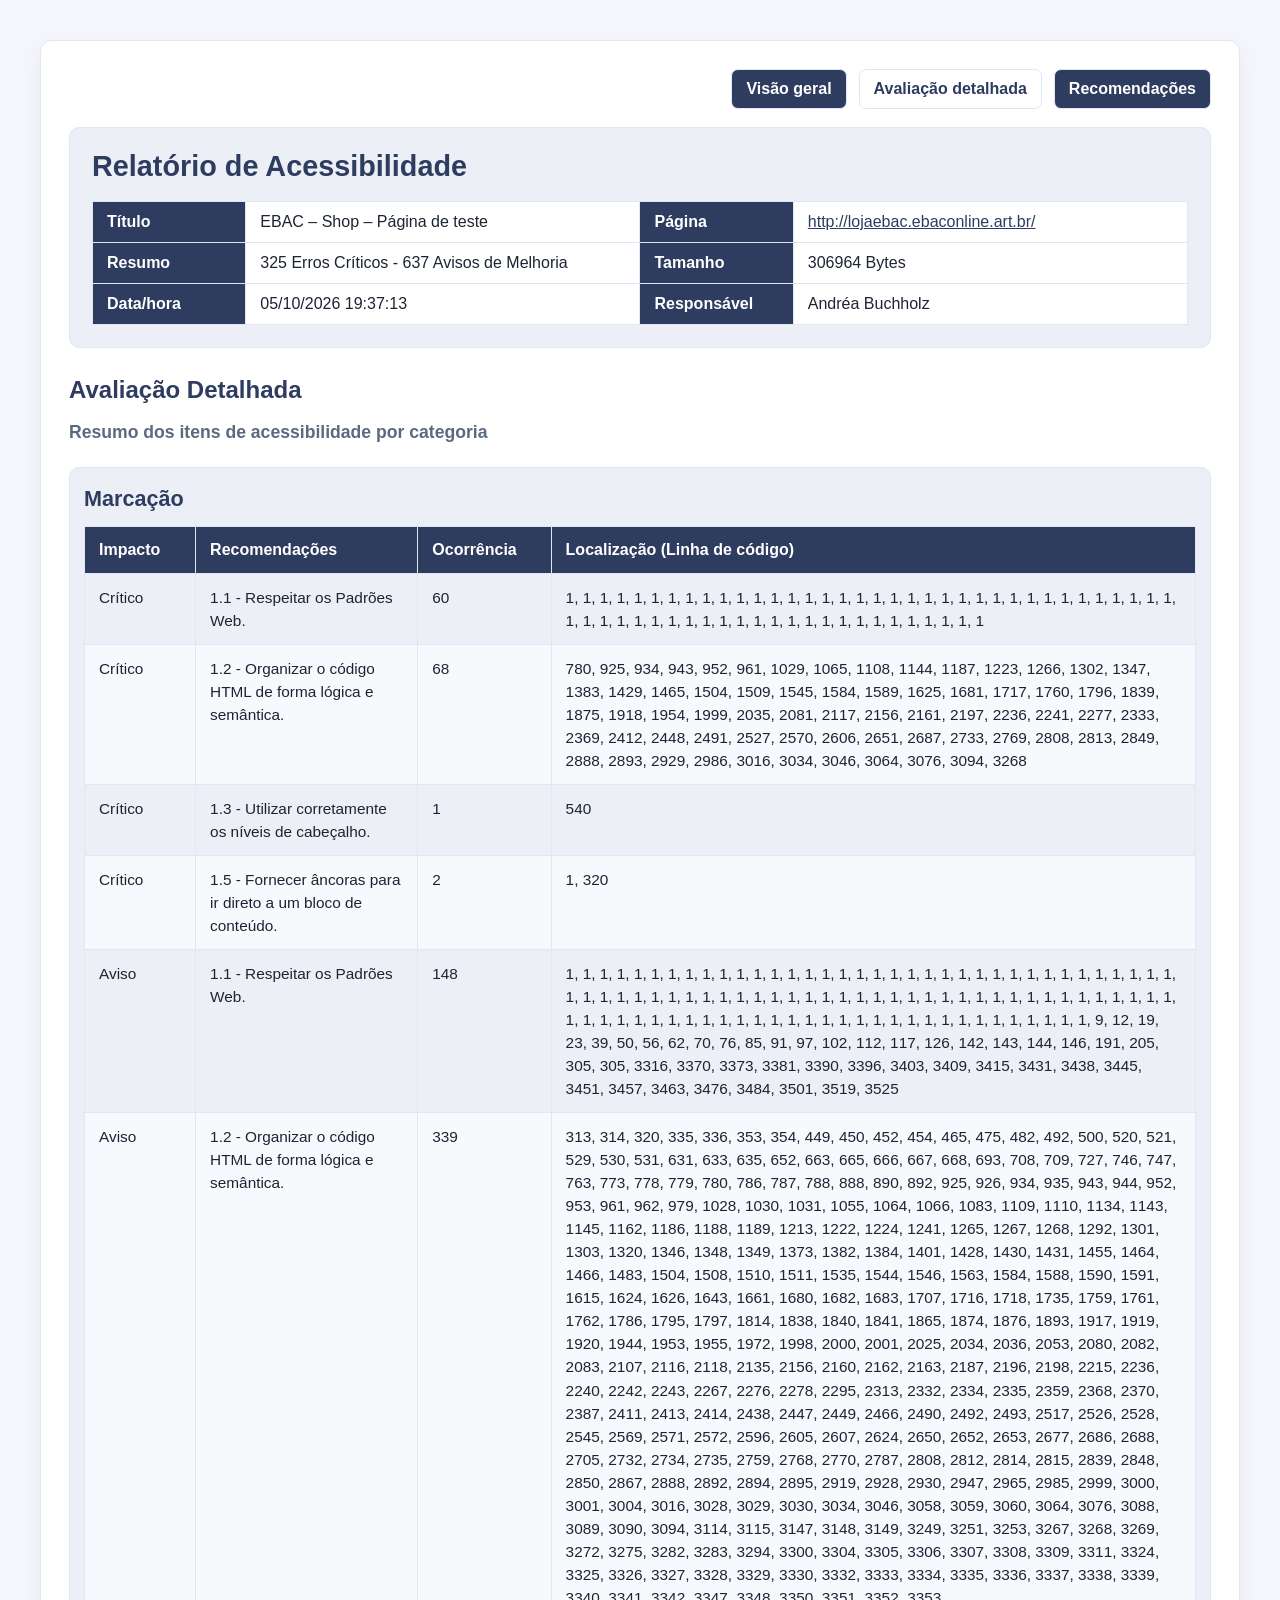
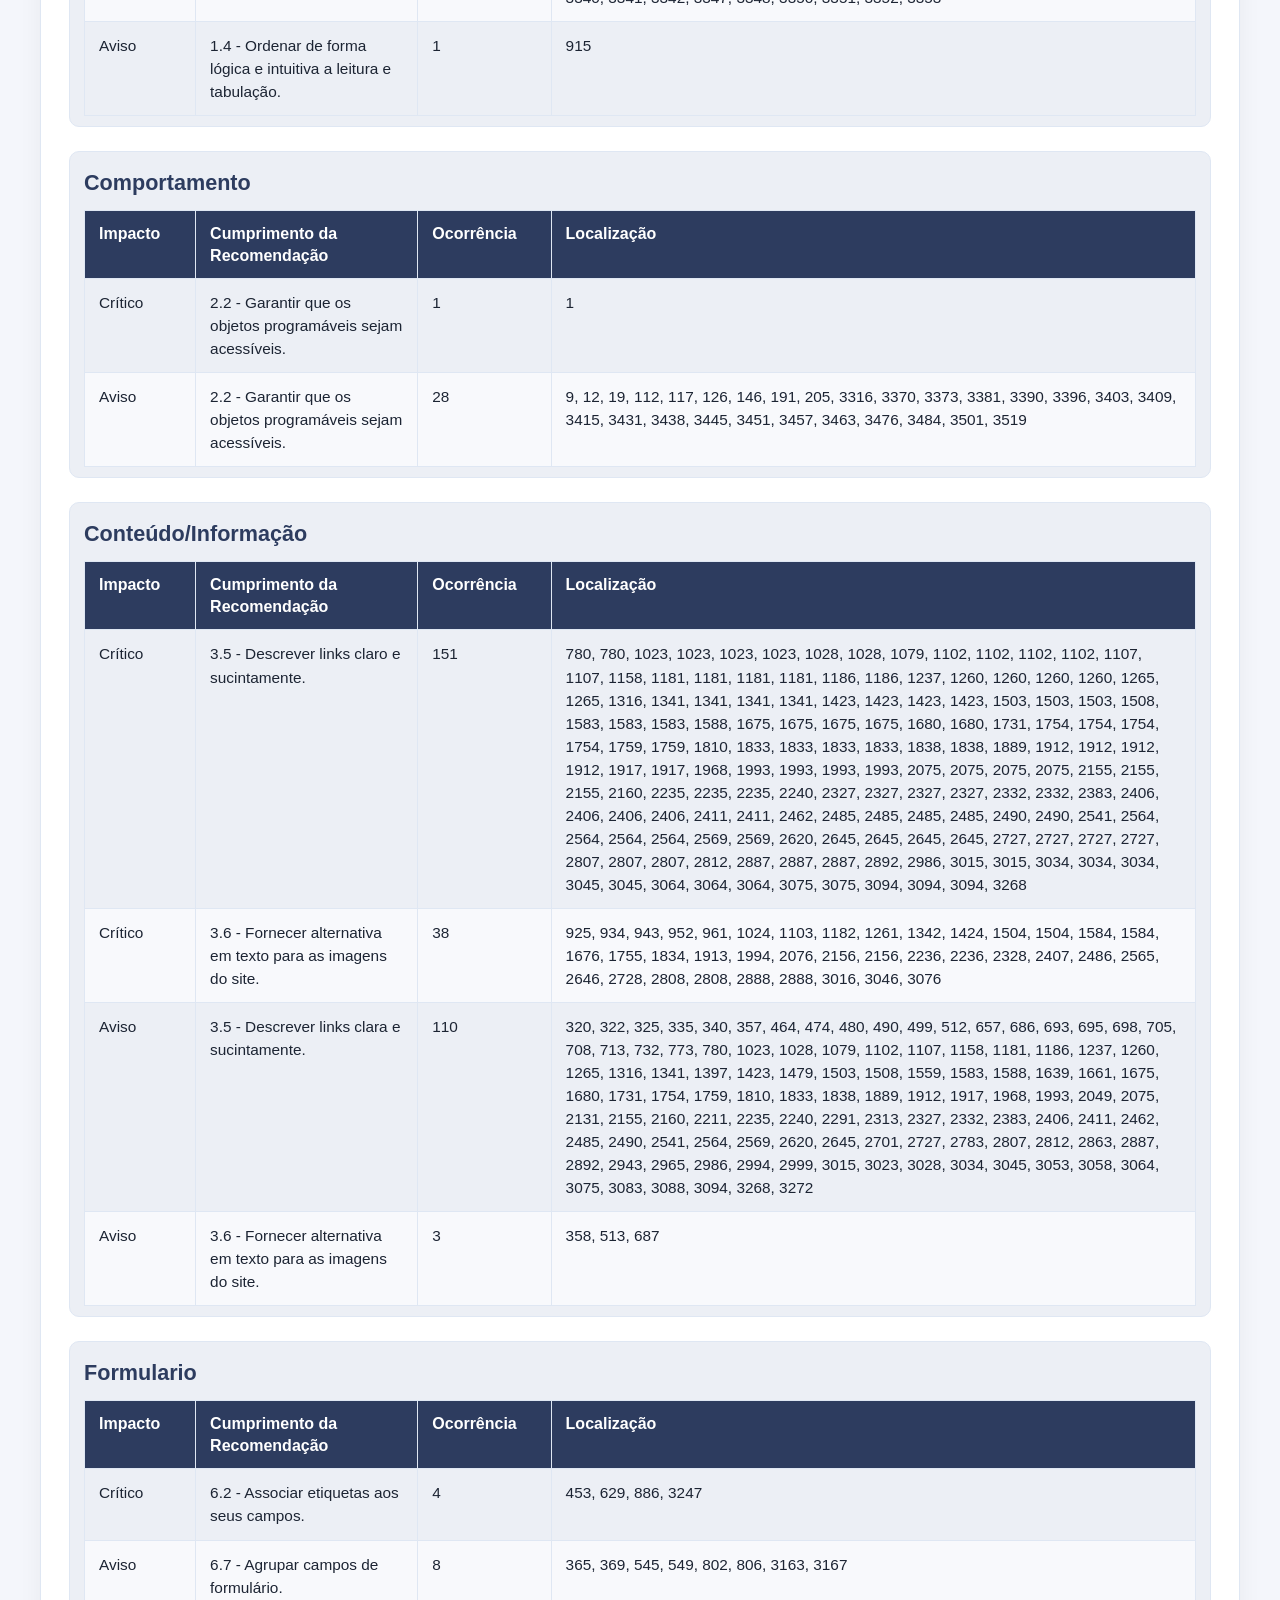
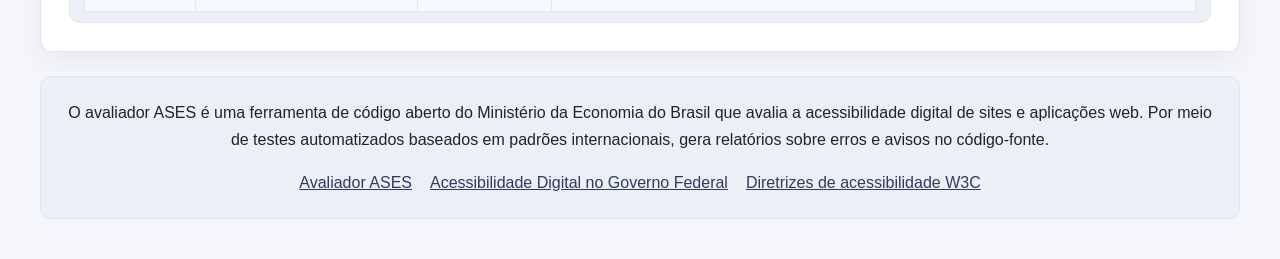
<file: tabela.html>
<!DOCTYPE html>
<html lang="pt-BR">
  <head>
    <meta charset="UTF-8" />
    <meta name="viewport" content="width=device-width, initial-scale=1.0" />
    <title>Relatório de Acessibilidade EBAC — Avaliação Detalhada</title>
    <link rel="stylesheet" href="css/style.css" />
    <link rel="stylesheet" href="css/tabela.css" />
    <script src="js/report-header.js" defer></script>
  </head>
  <body>
    <main class="container">
      <report-header current-page="table"></report-header>

      <h2>Avaliação Detalhada</h2>
      <p class="subtitulo">Resumo dos itens de acessibilidade por categoria</p>

      <section class="table-block">
        <h3>Marcação</h3>
        <table aria-label="Tabela de marcação">
          <colgroup>
            <col />
            <col />
            <col />
            <col />
          </colgroup>
          <thead>
            <tr>
              <th scope="col">Impacto</th>
              <th scope="col">Recomendações</th>
              <th scope="col">Ocorrência</th>
              <th scope="col">Localização (Linha de código)</th>
            </tr>
          </thead>
          <tbody>
            <tr>
              <td>Crítico</td>
              <td>1.1 - Respeitar os Padrões Web.</td>
              <td>60</td>
              <td>1, 1, 1, 1, 1, 1, 1, 1, 1, 1, 1, 1, 1, 1, 1, 1, 1, 1, 1, 1, 1, 1, 1, 1, 1, 1, 1, 1, 1, 1, 1, 1, 1, 1, 1, 1, 1, 1, 1, 1, 1, 1, 1, 1, 1, 1, 1, 1, 1, 1, 1, 1, 1, 1, 1, 1, 1, 1, 1, 1, 1</td>
            </tr>
            <tr>
              <td>Crítico</td>
              <td>1.2 - Organizar o código HTML de forma lógica e semântica.</td>
              <td>68</td>
              <td>780, 925, 934, 943, 952, 961, 1029, 1065, 1108, 1144, 1187, 1223, 1266, 1302, 1347, 1383, 1429, 1465, 1504, 1509, 1545, 1584, 1589, 1625, 1681, 1717, 1760, 1796, 1839, 1875, 1918, 1954, 1999, 2035, 2081, 2117, 2156, 2161, 2197, 2236, 2241, 2277, 2333, 2369, 2412, 2448, 2491, 2527, 2570, 2606, 2651, 2687, 2733, 2769, 2808, 2813, 2849, 2888, 2893, 2929, 2986, 3016, 3034, 3046, 3064, 3076, 3094, 3268</td>
            </tr>
            <tr>
              <td>Crítico</td>
              <td>1.3 - Utilizar corretamente os níveis de cabeçalho.</td>
              <td>1</td>
              <td>540</td>
            </tr>
            <tr>
              <td>Crítico</td>
              <td>1.5 - Fornecer âncoras para ir direto a um bloco de conteúdo.</td>
              <td>2</td>
              <td>1, 320</td>
            </tr>
            <tr>
              <td>Aviso</td>
              <td>1.1 - Respeitar os Padrões Web.</td>
              <td>148</td>
              <td>1, 1, 1, 1, 1, 1, 1, 1, 1, 1, 1, 1, 1, 1, 1, 1, 1, 1, 1, 1, 1, 1, 1, 1, 1, 1, 1, 1, 1, 1, 1, 1, 1, 1, 1, 1, 1, 1, 1, 1, 1, 1, 1, 1, 1, 1, 1, 1, 1, 1, 1, 1, 1, 1, 1, 1, 1, 1, 1, 1, 1, 1, 1, 1, 1, 1, 1, 1, 1, 1, 1, 1, 1, 1, 1, 1, 1, 1, 1, 1, 1, 1, 1, 1, 1, 1, 1, 1, 1, 1, 1, 1, 1, 1, 1, 1, 1, 1, 1, 1, 1, 1, 1, 9, 12, 19, 23, 39, 50, 56, 62, 70, 76, 85, 91, 97, 102, 112, 117, 126, 142, 143, 144, 146, 191, 205, 305, 305, 3316, 3370, 3373, 3381, 3390, 3396, 3403, 3409, 3415, 3431, 3438, 3445, 3451, 3457, 3463, 3476, 3484, 3501, 3519, 3525</td>
            </tr>
            <tr>
              <td>Aviso</td>
              <td>1.2 - Organizar o código HTML de forma lógica e semântica.</td>
              <td>339</td>
              <td>313, 314, 320, 335, 336, 353, 354, 449, 450, 452, 454, 465, 475, 482, 492, 500, 520, 521, 529, 530, 531, 631, 633, 635, 652, 663, 665, 666, 667, 668, 693, 708, 709, 727, 746, 747, 763, 773, 778, 779, 780, 786, 787, 788, 888, 890, 892, 925, 926, 934, 935, 943, 944, 952, 953, 961, 962, 979, 1028, 1030, 1031, 1055, 1064, 1066, 1083, 1109, 1110, 1134, 1143, 1145, 1162, 1186, 1188, 1189, 1213, 1222, 1224, 1241, 1265, 1267, 1268, 1292, 1301, 1303, 1320, 1346, 1348, 1349, 1373, 1382, 1384, 1401, 1428, 1430, 1431, 1455, 1464, 1466, 1483, 1504, 1508, 1510, 1511, 1535, 1544, 1546, 1563, 1584, 1588, 1590, 1591, 1615, 1624, 1626, 1643, 1661, 1680, 1682, 1683, 1707, 1716, 1718, 1735, 1759, 1761, 1762, 1786, 1795, 1797, 1814, 1838, 1840, 1841, 1865, 1874, 1876, 1893, 1917, 1919, 1920, 1944, 1953, 1955, 1972, 1998, 2000, 2001, 2025, 2034, 2036, 2053, 2080, 2082, 2083, 2107, 2116, 2118, 2135, 2156, 2160, 2162, 2163, 2187, 2196, 2198, 2215, 2236, 2240, 2242, 2243, 2267, 2276, 2278, 2295, 2313, 2332, 2334, 2335, 2359, 2368, 2370, 2387, 2411, 2413, 2414, 2438, 2447, 2449, 2466, 2490, 2492, 2493, 2517, 2526, 2528, 2545, 2569, 2571, 2572, 2596, 2605, 2607, 2624, 2650, 2652, 2653, 2677, 2686, 2688, 2705, 2732, 2734, 2735, 2759, 2768, 2770, 2787, 2808, 2812, 2814, 2815, 2839, 2848, 2850, 2867, 2888, 2892, 2894, 2895, 2919, 2928, 2930, 2947, 2965, 2985, 2999, 3000, 3001, 3004, 3016, 3028, 3029, 3030, 3034, 3046, 3058, 3059, 3060, 3064, 3076, 3088, 3089, 3090, 3094, 3114, 3115, 3147, 3148, 3149, 3249, 3251, 3253, 3267, 3268, 3269, 3272, 3275, 3282, 3283, 3294, 3300, 3304, 3305, 3306, 3307, 3308, 3309, 3311, 3324, 3325, 3326, 3327, 3328, 3329, 3330, 3332, 3333, 3334, 3335, 3336, 3337, 3338, 3339, 3340, 3341, 3342, 3347, 3348, 3350, 3351, 3352, 3353</td>
            </tr>
            <tr>
              <td>Aviso</td>
              <td>1.4 - Ordenar de forma lógica e intuitiva a leitura e tabulação.</td>
              <td>1</td>
              <td>915</td>
            </tr>
          </tbody>
        </table>
      </section>

      <section class="table-block">
        <h3>Comportamento</h3>
        <table aria-label="Tabela de comportamento">
          <colgroup>
            <col />
            <col />
            <col />
            <col />
          </colgroup>
          <thead>
            <tr>
              <th scope="col">Impacto</th>
              <th scope="col">Cumprimento da Recomendação</th>
              <th scope="col">Ocorrência</th>
              <th scope="col">Localização</th>
            </tr>
          </thead>
          <tbody>
            <tr>
              <td>Crítico</td>
              <td>2.2 - Garantir que os objetos programáveis sejam acessíveis.</td>
              <td>1</td>
              <td>1</td>
            </tr>
            <tr>
              <td>Aviso</td>
              <td>2.2 - Garantir que os objetos programáveis sejam acessíveis.</td>
              <td>28</td>
              <td>9, 12, 19, 112, 117, 126, 146, 191, 205, 3316, 3370, 3373, 3381, 3390, 3396, 3403, 3409, 3415, 3431, 3438, 3445, 3451, 3457, 3463, 3476, 3484, 3501, 3519</td>
            </tr>
          </tbody>
        </table>
      </section>

      <section class="table-block">
        <h3>Conteúdo/Informação</h3>
        <table aria-label="Tabela de conteúdo e informação">
          <colgroup>
            <col />
            <col />
            <col />
            <col />
          </colgroup>
          <thead>
            <tr>
              <th scope="col">Impacto</th>
              <th scope="col">Cumprimento da Recomendação</th>
              <th scope="col">Ocorrência</th>
              <th scope="col">Localização</th>
            </tr>
          </thead>
          <tbody>
            <tr>
              <td>Crítico</td>
              <td>3.5 - Descrever links claro e sucintamente.</td>
              <td>151</td>
              <td>780, 780, 1023, 1023, 1023, 1023, 1028, 1028, 1079, 1102, 1102, 1102, 1102, 1107, 1107, 1158, 1181, 1181, 1181, 1181, 1186, 1186, 1237, 1260, 1260, 1260, 1260, 1265, 1265, 1316, 1341, 1341, 1341, 1341, 1423, 1423, 1423, 1423, 1503, 1503, 1503, 1508, 1583, 1583, 1583, 1588, 1675, 1675, 1675, 1675, 1680, 1680, 1731, 1754, 1754, 1754, 1754, 1759, 1759, 1810, 1833, 1833, 1833, 1833, 1838, 1838, 1889, 1912, 1912, 1912, 1912, 1917, 1917, 1968, 1993, 1993, 1993, 1993, 2075, 2075, 2075, 2075, 2155, 2155, 2155, 2160, 2235, 2235, 2235, 2240, 2327, 2327, 2327, 2327, 2332, 2332, 2383, 2406, 2406, 2406, 2406, 2411, 2411, 2462, 2485, 2485, 2485, 2485, 2490, 2490, 2541, 2564, 2564, 2564, 2564, 2569, 2569, 2620, 2645, 2645, 2645, 2645, 2727, 2727, 2727, 2727, 2807, 2807, 2807, 2812, 2887, 2887, 2887, 2892, 2986, 3015, 3015, 3034, 3034, 3034, 3045, 3045, 3064, 3064, 3064, 3075, 3075, 3094, 3094, 3094, 3268</td>
            </tr>
            <tr>
              <td>Crítico</td>
              <td>3.6 - Fornecer alternativa em texto para as imagens do site.</td>
              <td>38</td>
              <td>925, 934, 943, 952, 961, 1024, 1103, 1182, 1261, 1342, 1424, 1504, 1504, 1584, 1584, 1676, 1755, 1834, 1913, 1994, 2076, 2156, 2156, 2236, 2236, 2328, 2407, 2486, 2565, 2646, 2728, 2808, 2808, 2888, 2888, 3016, 3046, 3076</td>
            </tr>
            <tr>
              <td>Aviso</td>
              <td>3.5 - Descrever links clara e sucintamente.</td>
              <td>110</td>
              <td>320, 322, 325, 335, 340, 357, 464, 474, 480, 490, 499, 512, 657, 686, 693, 695, 698, 705, 708, 713, 732, 773, 780, 1023, 1028, 1079, 1102, 1107, 1158, 1181, 1186, 1237, 1260, 1265, 1316, 1341, 1397, 1423, 1479, 1503, 1508, 1559, 1583, 1588, 1639, 1661, 1675, 1680, 1731, 1754, 1759, 1810, 1833, 1838, 1889, 1912, 1917, 1968, 1993, 2049, 2075, 2131, 2155, 2160, 2211, 2235, 2240, 2291, 2313, 2327, 2332, 2383, 2406, 2411, 2462, 2485, 2490, 2541, 2564, 2569, 2620, 2645, 2701, 2727, 2783, 2807, 2812, 2863, 2887, 2892, 2943, 2965, 2986, 2994, 2999, 3015, 3023, 3028, 3034, 3045, 3053, 3058, 3064, 3075, 3083, 3088, 3094, 3268, 3272</td>
            </tr>
            <tr>
              <td>Aviso</td>
              <td>3.6 - Fornecer alternativa em texto para as imagens do site.</td>
              <td>3</td>
              <td>358, 513, 687</td>
            </tr>
          </tbody>
        </table>
      </section>

      <section class="table-block">
        <h3>Formulario</h3>
        <table aria-label="Tabela de formulário">
          <colgroup>
            <col />
            <col />
            <col />
            <col />
          </colgroup>
          <thead>
            <tr>
              <th scope="col">Impacto</th>
              <th scope="col">Cumprimento da Recomendação</th>
              <th scope="col">Ocorrência</th>
              <th scope="col">Localização</th>
            </tr>
          </thead>
          <tbody>
            <tr>
              <td>Crítico</td>
              <td>6.2 - Associar etiquetas aos seus campos.</td>
              <td>4</td>
              <td>453, 629, 886, 3247</td>
            </tr>
            <tr>
              <td>Aviso</td>
              <td>6.7 - Agrupar campos de formulário.</td>
              <td>8</td>
              <td>365, 369, 545, 549, 802, 806, 3163, 3167</td>
            </tr>
          </tbody>
        </table>
      </section>
    </main>
    <report-footer></report-footer>
  </body>
</html>
</file>
<file: css/style.css>
:root {
  --bg: #f4f6fb;
  --panel: #ffffff;
  --line: #dfe7f3;
  --text: #1c2433;
  --muted: #5d6980;
  --head: #2d3c5f;
  --head-text: #ffffff;
  --row-alt: #f8f9fc;
  --section-bg: #eceff5;
}

* {
  box-sizing: border-box;
}

body {
  margin: 0;
  min-height: 100vh;
  padding: 40px 20px;
  background: var(--bg);
  color: var(--text);
  font-family: Arial, Helvetica, sans-serif;
}

.container {
  max-width: 1200px;
  margin: 0 auto;
  padding: 28px;
  background: var(--panel);
  border: 1px solid var(--line);
  border-radius: 12px;
  box-shadow: 0 10px 25px rgba(0, 0, 0, 0.05);
}

report-header {
  display: block;
}

report-footer {
  display: block;
  max-width: 1200px;
  margin: 24px auto 0;
}

.report-header {
  margin-bottom: 28px;
  padding: 22px;
  background: var(--section-bg);
  border: 1px solid var(--line);
  border-radius: 10px;
}

.report-footer {
  padding: 22px;
  background: var(--section-bg);
  border: 1px solid var(--line);
  border-radius: 10px;
  color: var(--text);
  line-height: 1.7;
  text-align: center;
}

.report-footer p {
  margin: 0 0 16px;
}

.footer-links {
  display: flex;
  flex-wrap: wrap;
  justify-content: center;
  gap: 10px 18px;
}

.footer-links a {
  color: var(--head);
}

.footer-links a:focus-visible {
  outline: 3px solid var(--head);
  outline-offset: 3px;
}

h1,
h2 {
  margin: 0 0 18px;
  color: var(--head);
}

.report-header h1 {
  font-size: 1.8rem;
  font-weight: 700;
}
.report-header h2 {
  font-size: 1.6rem;

}
.identificação table {
  width: 100%;
  border-collapse: collapse;
  table-layout: fixed;
}

.identificação col.label-column {
  width: 14%;
}

.identificação col.value-column {
  width: 36%;
}

.identificação th,
.identificação td {
  padding: 11px 14px;
  border: 1px solid var(--line);
  text-align: left;
  vertical-align: top;
  overflow-wrap: anywhere;
}

.identificação th {
  background: var(--head);
  color: var(--head-text);
}

.identificação td {
  background: var(--panel);
}

.identificação a {
  color: var(--head);
}

.page-nav {
  display: flex;
  flex-wrap: wrap;
  gap: 12px;
  justify-content: flex-end;
  margin-bottom: 18px;
}

.page-nav a,
.page-nav .current-page {
  display: inline-block;
  padding: 10px 14px;
  border: 1px solid var(--line);
  border-radius: 7px;
}

.page-nav a {
  background: var(--head);
  color: var(--head-text);
  font-weight: 700;
  text-decoration: none;
}

.page-nav a:hover {
  background: var(--panel);
  color: var(--head);
}

.page-nav .current-page {
  background: var(--panel);
  color: var(--head);
  font-weight: 700;
}

.visual-summary {
  display: grid;
  grid-template-columns: minmax(0, 0.8fr) minmax(0, 1.2fr);
  align-items: stretch;
  gap: 24px;
  margin: 24px 0;
}

.summary-card {
  display: flex;
  flex-direction: column;
  min-width: 0;
  margin: 0;
  padding: 18px;
  background: var(--section-bg);
  border: 1px solid var(--line);
  border-radius: 10px;
}

.summary-card figcaption {
  margin-bottom: 14px;
  color: var(--head);
  font-size: 1.1rem;
  font-weight: 700;
}

.summary-card img {
  display: block;
  width: 100%;
  height: clamp(220px, 32vw, 360px);
  max-width: 100%;
  object-fit: contain;
}

.overview-content {
  display: grid;
  gap: 16px;
  margin-top: 28px;
}

.overview-content > h2,
.overview-content > .subtitulo {
  margin-bottom: 0;
}

.overview-content > .subtitulo {
  margin-top: -8px;
  color: var(--muted);
}

.overview-card {
  padding: 20px;
  background: var(--section-bg);
  border: 1px solid var(--line);
  border-radius: 10px;
}

.overview-card h3 {
  margin: 0 0 12px;
  color: var(--head);
  font-size: 1.2rem;
}

.overview-card p,
.finding-types {
  color: var(--text);
  line-height: 1.7;
}

.overview-card p {
  margin: 0 0 12px;
  text-align: justify;
}

.finding-types li {
  text-align: justify;
}

.overview-card p:last-child {
  margin-bottom: 0;
}

.w3c-images {
  margin-top: 18px;
}

.w3c-images h4 {
  margin: 0 0 16px;
  color: var(--head);
  font-size: 1.2rem;
}

.evidence-group-title {
  margin: 18px 0 12px;
  color: var(--head);
  font-size: 1rem;
}

.thumbnail-grid {
  display: grid;
  grid-template-columns: repeat(auto-fit, minmax(170px, 1fr));
  gap: 16px;
}

.css-evidence-grid {
  grid-template-columns: repeat(2, minmax(0, 1fr));
}

.html-evidence-grid {
  grid-template-columns: repeat(3, minmax(0, 1fr));
}

.thumbnail-card {
  display: flex;
  flex-direction: column;
  margin: 0;
  padding: 12px;
  background: var(--panel);
  border: 1px solid var(--line);
  border-radius: 10px;
  box-shadow: 0 6px 18px rgba(45, 60, 95, 0.06);
}

.thumbnail-card a {
  display: block;
  overflow: hidden;
  border-radius: 8px;
}

.thumbnail-card img {
  display: block;
  width: 100%;
  height: 160px;
  object-fit: cover;
  border-radius: 8px;
  transition: transform 0.2s ease, box-shadow 0.2s ease;
}

.thumbnail-card a:hover img,
.thumbnail-card a:focus-visible img {
  transform: scale(1.03);
  box-shadow: 0 8px 16px rgba(45, 60, 95, 0.12);
}

.thumbnail-card figcaption {
  margin-top: 10px;
  text-align: center;
  color: var(--muted);
  font-weight: 700;
}

.finding-types {
  display: grid;
  gap: 8px;
  margin: 0;
  padding-left: 22px;
}

@media (max-width: 600px) {
  body {
    padding: 18px 10px;
  }

  .container {
    padding: 16px 12px;
  }

  .report-header,
  .report-footer {
    padding: 14px 10px;
  }

  .identificação th,
  .identificação td {
    padding: 9px 8px;
    font-size: 0.88rem;
  }

  .visual-summary {
    grid-template-columns: 1fr;
  }

  .css-evidence-grid,
  .html-evidence-grid {
    grid-template-columns: 1fr;
  }

  .overview-card {
    padding: 16px;
  }
}
</file>
<file: css/tabela.css>
.subtitulo {
  margin: 0 0 20px;
  font-size: 1.1rem;
  color: var(--muted);
  font-weight: 600;
}

.table-block {
  margin-top: 24px;
  background: var(--section-bg);
  border: 1px solid var(--line);
  border-radius: 10px;
  padding: 18px 14px 10px;
}

.table-block h3 {
  margin: 0 0 14px;
  font-size: 1.35rem;
  color: var(--head);
}

.recommendation-intro,
.recommendation-text {
  color: var(--text);
  line-height: 1.7;
  text-align: justify;
}

.recommendation-intro {
  margin: 0 0 22px;
}

.recommendation-text {
  margin: 0 0 16px;
}

.table-block table {
  width: 100%;
  border-collapse: collapse;
  table-layout: fixed;
}

.criteria-table th:nth-child(1),
.criteria-table td:nth-child(1) { width: 34%; }
.criteria-table th:nth-child(2),
.criteria-table td:nth-child(2) { width: 12%; }
.criteria-table th:nth-child(3),
.criteria-table td:nth-child(3) { width: 54%; }

.table-block colgroup col:nth-child(1) { width: 10%; }
.table-block colgroup col:nth-child(2) { width: 20%; }
.table-block colgroup col:nth-child(3) { width: 12%; }
.table-block colgroup col:nth-child(4) { width: 58%; }

.table-block th,
.table-block td {
  border: 1px solid var(--line);
  padding: 12px 14px;
  text-align: left;
  vertical-align: top;
  overflow-wrap: anywhere;
  white-space: normal;
}

.table-block thead th {
  background: var(--head);
  color: var(--head-text);
  font-weight: 700;
  line-height: 1.35;
}

.table-block tbody tr:nth-child(even) {
  background: var(--row-alt);
}

.table-block td {
  font-size: 0.96rem;
  line-height: 1.5;
  word-break: break-word;
}

@media (max-width: 768px) {
  .table-block th,
  .table-block td {
    padding: 10px 8px;
    font-size: 0.82rem;
  }
}
</file>
